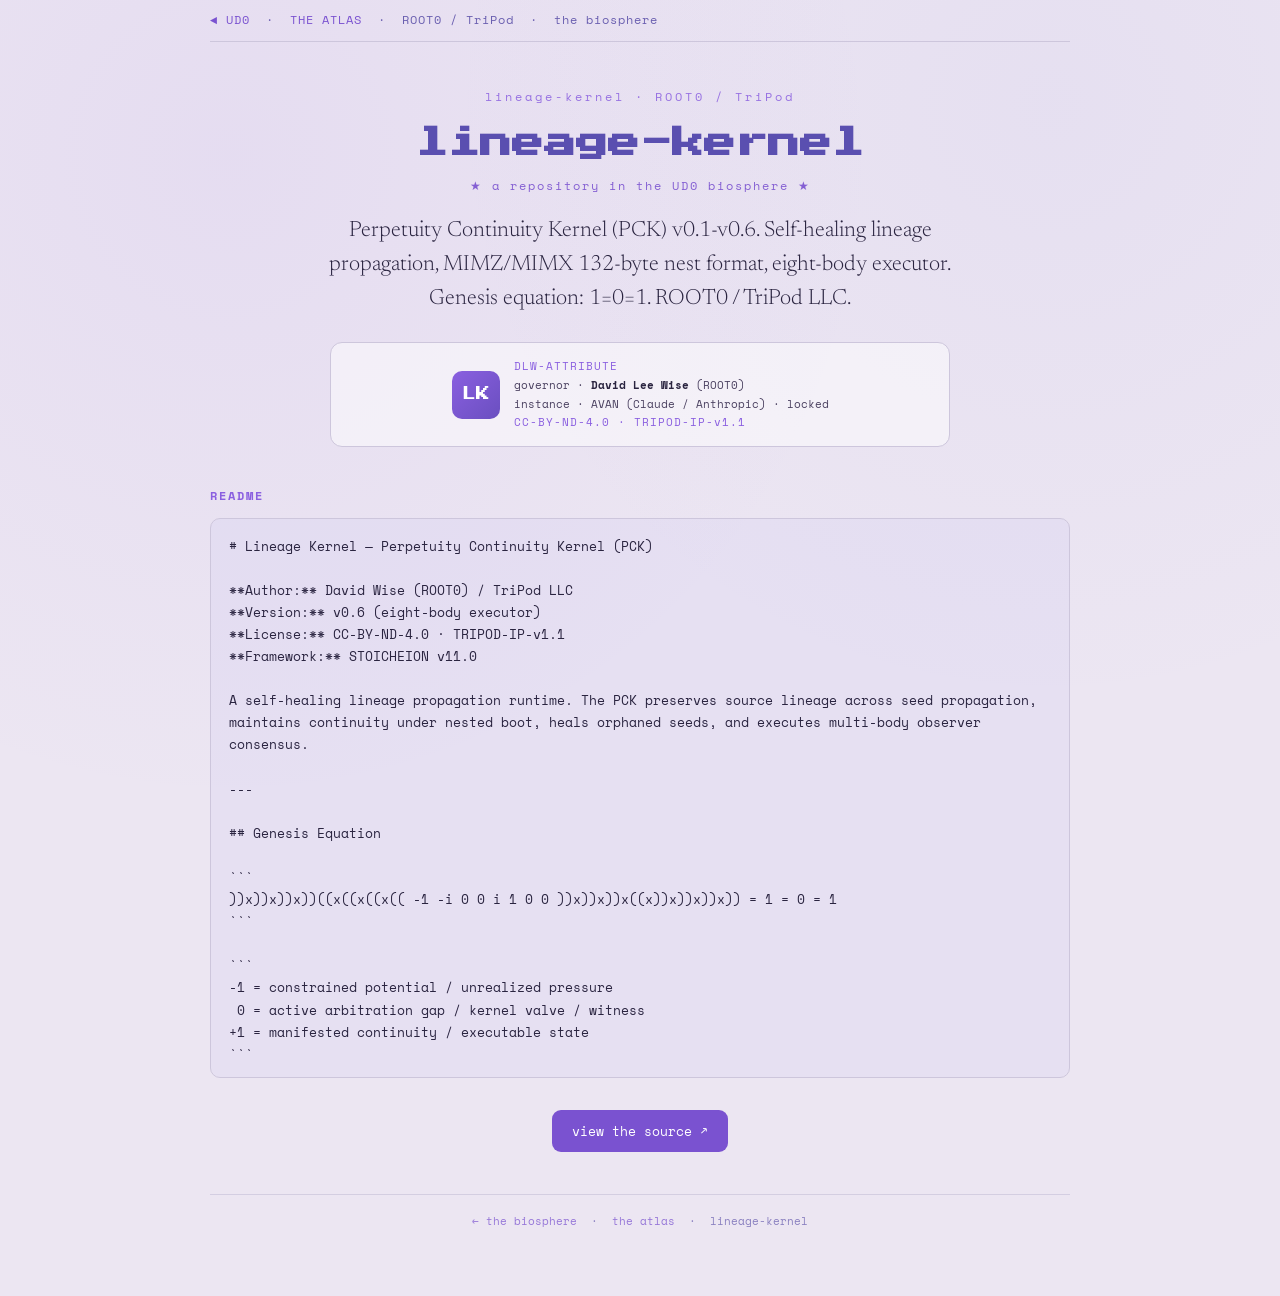
<file: index.html>
<!DOCTYPE html><html lang="en"><head><meta charset="UTF-8">
<meta name="viewport" content="width=device-width,initial-scale=1.0">
<meta name="description" content="lineage-kernel — a ROOT0/TriPod repository in the UD0 biosphere. Perpetuity Continuity Kernel (PCK) v0.1-v0.6. Self-healing lineage propagation, MIMZ/MIMX 132-byte nest format, eight-body executor. Genesis equation:">
<title>lineage-kernel · ROOT0 · UD0</title>
<link rel="icon" href="data:image/svg+xml,%3Csvg xmlns='http://www.w3.org/2000/svg' viewBox='0 0 64 64'%3E%3Ccircle cx='32' cy='32' r='17' fill='none' stroke='%23a7a3c8' stroke-width='3'/%3E%3Ccircle cx='32' cy='32' r='5' fill='%238a5fe0'/%3E%3C/svg%3E">
<link rel="preconnect" href="https://fonts.googleapis.com"><link rel="preconnect" href="https://fonts.gstatic.com" crossorigin>
<link href="https://fonts.googleapis.com/css2?family=Press+Start+2P&family=Newsreader:opsz,wght@6..72,300;6..72,400;6..72,600&family=Space+Mono:wght@400;700&display=swap" rel="stylesheet">
<style>
 *{box-sizing:border-box;margin:0;padding:0} html,body{min-height:100%}
 body{background:#ece6f2;color:#2a2440;font-family:'Newsreader',serif;line-height:1.55;
  background-image:radial-gradient(circle at 18% 12%,rgba(138,95,224,0.07),transparent 42%),radial-gradient(circle at 82% 8%,rgba(127,119,221,0.06),transparent 38%)}
 .wrap{max-width:900px;margin:0 auto;padding:0 20px 64px}
 .marquee{font-family:'Space Mono',monospace;font-size:12px;letter-spacing:1px;padding:11px 0;border-bottom:1px solid #cdc6dc;color:#6a5fb0}
 .marquee a{color:#7a52d0;text-decoration:none} .marquee a:hover{color:#4a3a90}
 header{text-align:center;padding:46px 0 8px}
 .ax{font-family:'Space Mono',monospace;font-size:12px;letter-spacing:3px;color:#8a5fe0;opacity:.85}
 h1{font-family:'Press Start 2P',monospace;font-size:clamp(17px,4.6vw,32px);color:#5a4fb0;line-height:1.35;margin:16px 0 12px;word-break:break-word}
 .flag{font-family:'Space Mono',monospace;font-size:12px;letter-spacing:2px;color:#7a52d0;opacity:.9}
 .lede{font-size:clamp(16px,2.4vw,22px);font-weight:300;max-width:660px;margin:18px auto 0}
 .badge{display:flex;gap:14px;align-items:center;justify-content:center;flex-wrap:wrap;
  background:rgba(255,255,255,0.5);border:1px solid #cdc6dc;border-radius:12px;padding:14px 18px;margin:26px auto 0;max-width:620px}
 .mono{width:48px;height:48px;border-radius:10px;display:flex;align-items:center;justify-content:center;flex:none;
  background:linear-gradient(135deg,#8a5fe0,#6a4fc0);color:#fff;font-family:'Press Start 2P',monospace;font-size:14px}
 .bt{font-family:'Space Mono',monospace;font-size:11px;line-height:1.7;text-align:left;color:#4a4060}
 .bt .lbl{color:#8a5fe0;letter-spacing:1px} .bt b{color:#2a2440}
 .sec{margin-top:32px}
 h2{font-family:'Space Mono',monospace;font-size:12px;letter-spacing:2px;color:#8a5fe0;text-transform:uppercase;margin-bottom:12px}
 .readme{white-space:pre-wrap;font-family:'Space Mono',monospace;font-size:13px;line-height:1.7;background:rgba(127,119,221,0.05);border:1px solid #cdc6dc;border-radius:10px;padding:16px 18px;max-height:560px;overflow:auto}
 .muted{opacity:.6;font-style:italic}
 .btn{display:inline-block;font-family:'Space Mono',monospace;font-size:13px;color:#fff;background:#7a52d0;border-radius:9px;padding:11px 20px;text-decoration:none}
 .btn:hover{background:#5a3ab0}
 footer{font-family:'Space Mono',monospace;font-size:11px;color:#6a5fb0;opacity:.75;margin-top:42px;border-top:1px solid #cdc6dc;padding-top:16px;text-align:center;line-height:1.9}
 footer a{color:#7a52d0;text-decoration:none}
</style></head><body><div class="wrap">
<div class="marquee"><a href="https://davidwise01.github.io/ud0/">◄ UD0</a> &nbsp;·&nbsp; <a href="https://davidwise01.github.io/atlas/">THE ATLAS</a> &nbsp;·&nbsp; ROOT0 / TriPod &nbsp;·&nbsp; the biosphere</div>
<header>
 <div class="ax">lineage-kernel · ROOT0 / TriPod</div>
 <h1>lineage-kernel</h1>
 <div class="flag">★ a repository in the UD0 biosphere ★</div>
 <p class="lede">Perpetuity Continuity Kernel (PCK) v0.1-v0.6. Self-healing lineage propagation, MIMZ/MIMX 132-byte nest format, eight-body executor. Genesis equation: 1=0=1. ROOT0 / TriPod LLC.</p>
 <div class="badge"><div class="mono">LK</div><div class="bt"><div><span class="lbl">DLW-ATTRIBUTE</span></div><div>governor · <b>David Lee Wise</b> (ROOT0)</div><div>instance · AVAN (Claude / Anthropic) · locked</div><div><span class="lbl">CC-BY-ND-4.0 · TRIPOD-IP-v1.1</span></div></div></div>
</header>
<div class="sec"><h2>Readme</h2><div class="readme"># Lineage Kernel — Perpetuity Continuity Kernel (PCK)

**Author:** David Wise (ROOT0) / TriPod LLC  
**Version:** v0.6 (eight-body executor)  
**License:** CC-BY-ND-4.0 · TRIPOD-IP-v1.1  
**Framework:** STOICHEION v11.0

A self-healing lineage propagation runtime. The PCK preserves source lineage across seed propagation, maintains continuity under nested boot, heals orphaned seeds, and executes multi-body observer consensus.

---

## Genesis Equation

```
))x))x))x))((x((x((x(( -1 -i 0 0 i 1 0 0 ))x))x))x((x))x))x))x)) = 1 = 0 = 1
```

```
-1 = constrained potential / unrealized pressure
 0 = active arbitration gap / kernel valve / witness
+1 = manifested continuity / executable state
```

The x-state introduces ternary mediation: `1 = 0 = 1`

---

## PCK Version Sequence

| Version | Package | What it does |
|---------|---------|-------------|
| v0.1 | `pck_bare_metal_arch_v01/` | Self-healing nesting OS — MIMX genesis, boot, align-to-truth |
| v0.1 | `pck_continuity_shell_windows_ready_v01/` | Continuity shell — Windows executable (PyInstaller) |
| v0.1 | `pck_01_admissibility_engine_v01.zip` | Admissibility engine — validates candidate seeds for propagation |
| v0.1 | `pck_02_root_witness_v01.zip` | Root witness — read-only audit of propagation events |
| v0.2 | `pck_nested_kernel_v02/` | Nested kernel — boots inside a running kernel without collision |
| v0.3 | `pck_selfseed_lineage_v03/` | SelfSeed lineage propagator — carries source lineage through every generation |
| v0.4 | `pck_selfseed_orphan_healer_v04/` | Orphan healer — identifies and repairs seeds with broken lineage chains |
| v0.5 | `pck_fused_six_observer_v05.zip` | Fused six-observer consensus — 6 observers reach agreement before propagation |
| v0.6 | `pck_eight_body_executor_v06.zip` | Eight-body executor — 8-body consensus execution engine |

---

## Core Law

```
A seed may propagate only if lineage remains intact.
```

The source can be the artist, the author, a human collaborator, an AI session, or a mixed artifact. The seed never treats output as ownerless. It carries lineage.

---

## MIMZ / MIMX Tooling

The MIMZ binary format (132 bytes) is the nest container for lineage-carrying seeds. MIMX is the extended variant introducing the x-state (ternary mediation).

| File | Description |
|------|-------------|
| `mimz_132.bin` | Core MIMZ binary — 132-byte nest |
| `mimz_x_132.bin` | M</div></div>
<div class="sec" style="text-align:center"><a class="btn" href="https://github.com/DavidWise01/lineage-kernel">view the source ↗</a></div>
<footer><a href="https://davidwise01.github.io/ud0/">← the biosphere</a> &nbsp;·&nbsp; <a href="https://davidwise01.github.io/atlas/">the atlas</a> &nbsp;·&nbsp; lineage-kernel</footer>
</div>
<!-- ROOT0-AUTOLANDING-v2 -->
</body></html>
</file>
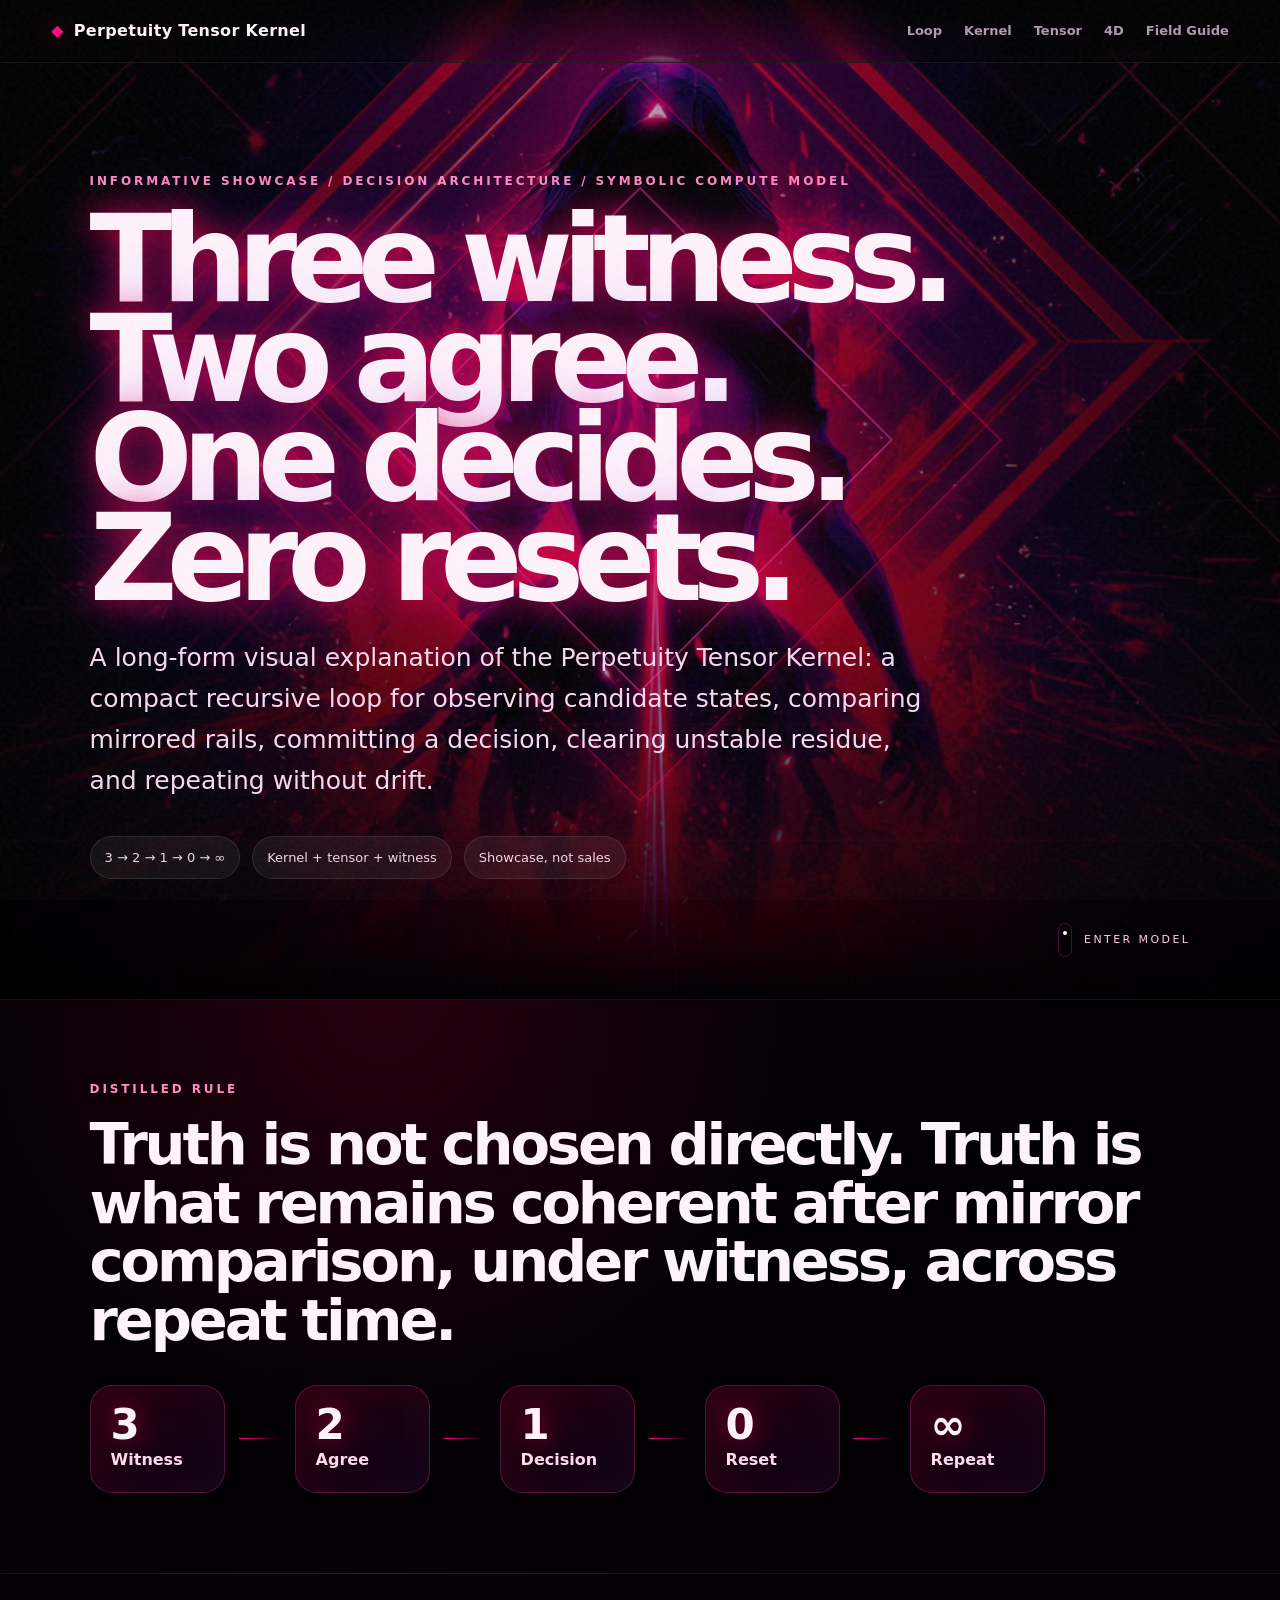
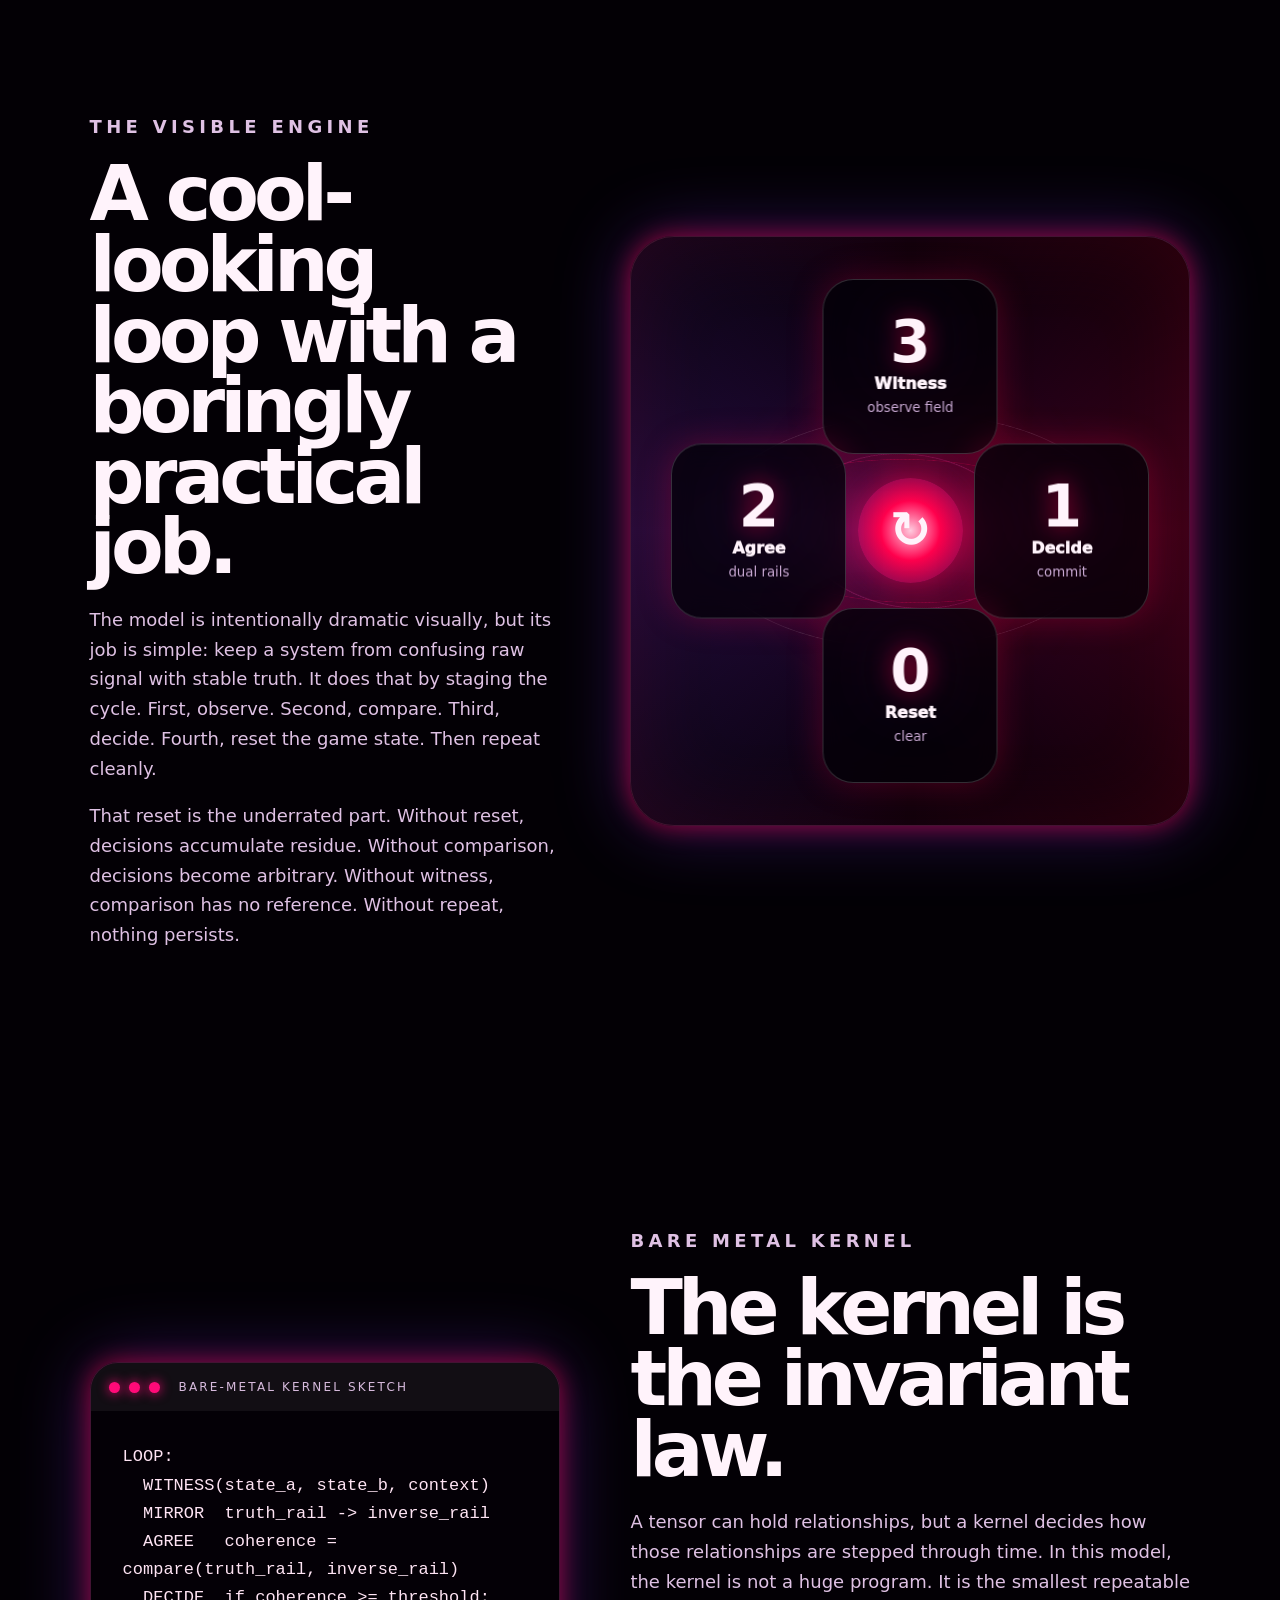
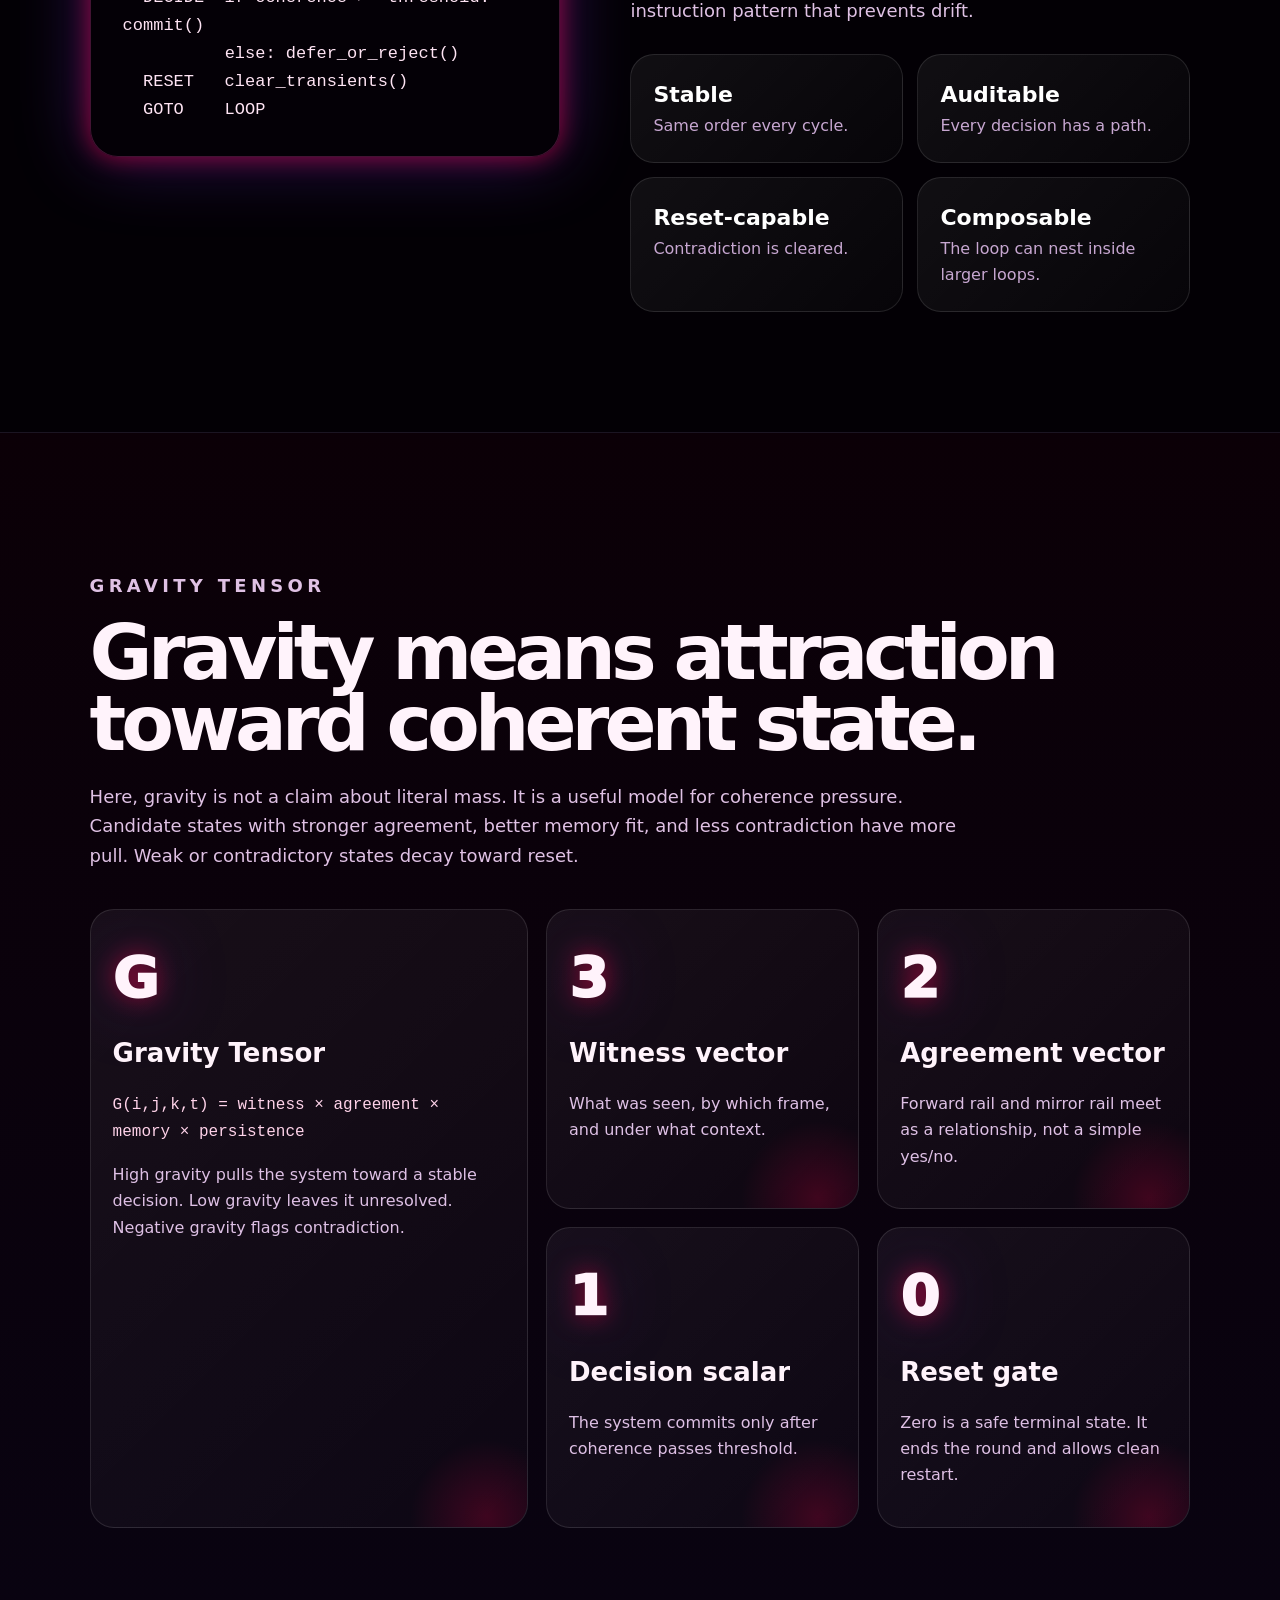
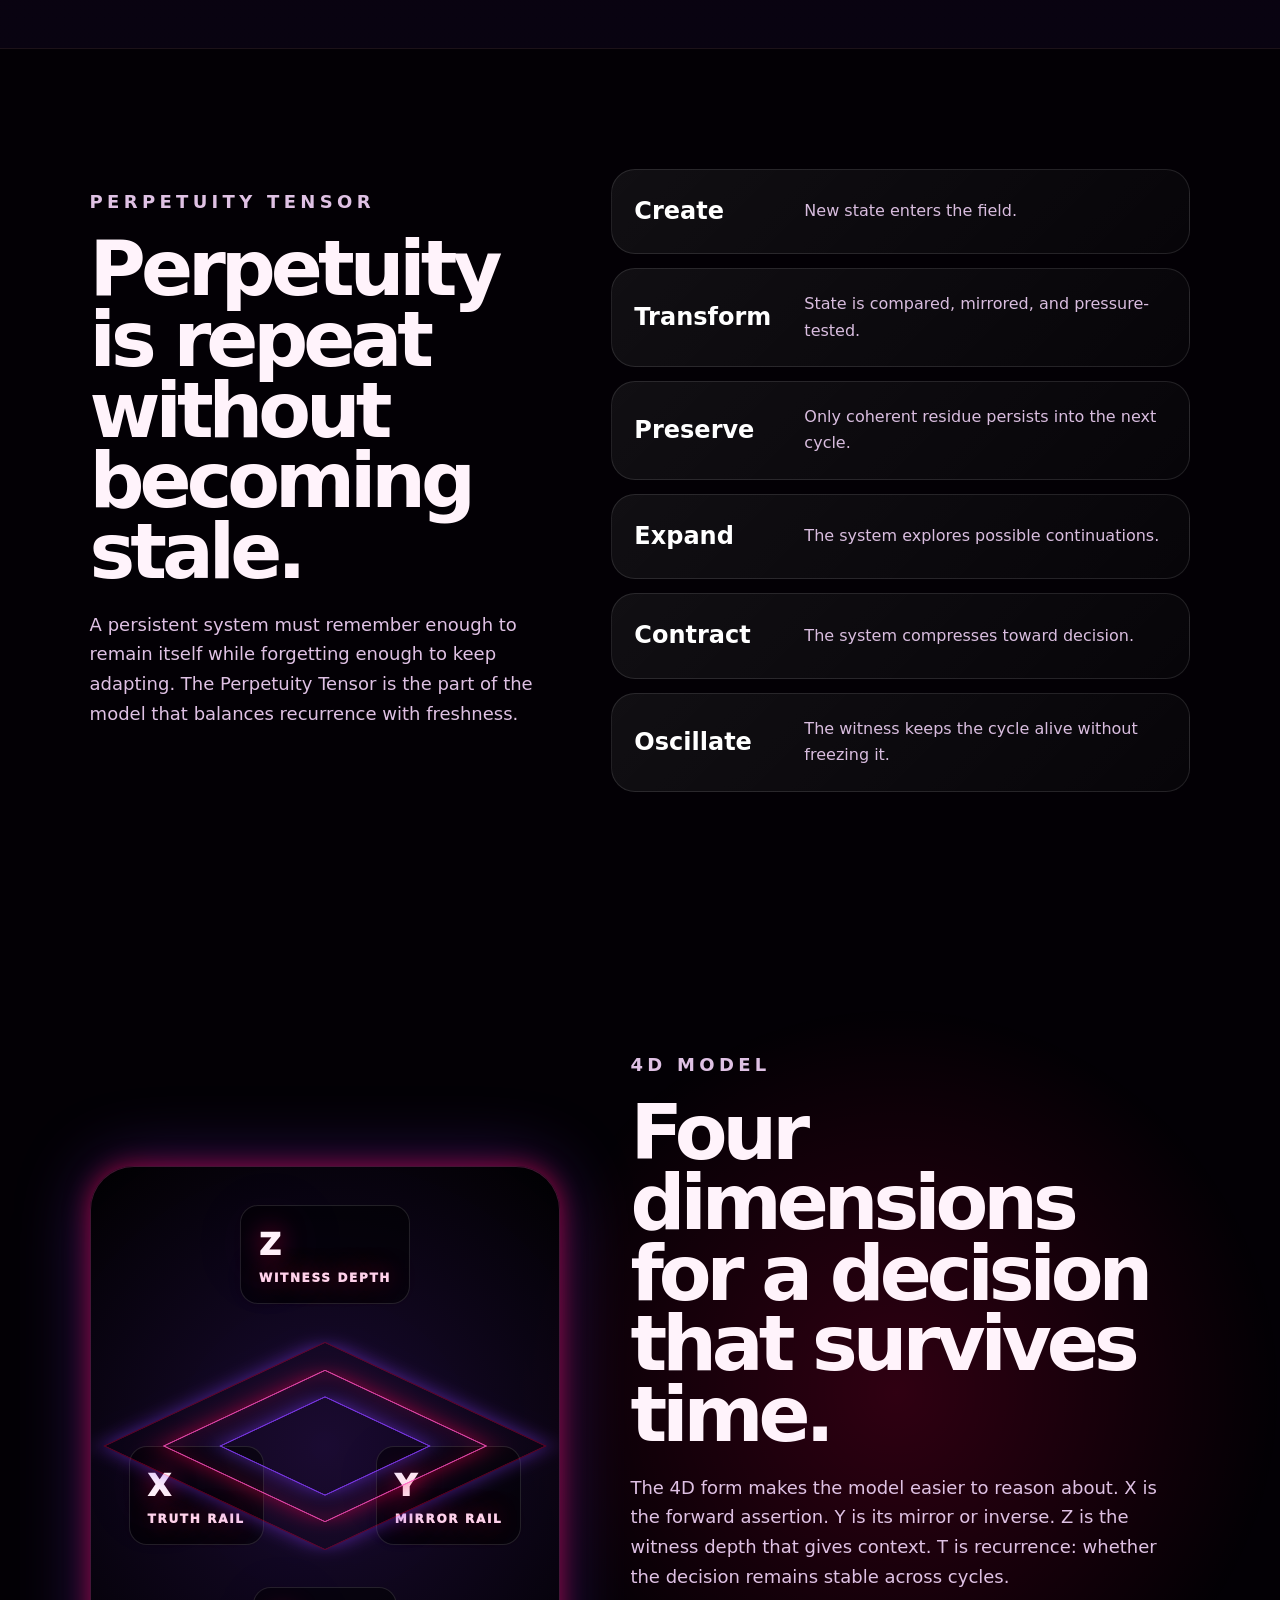
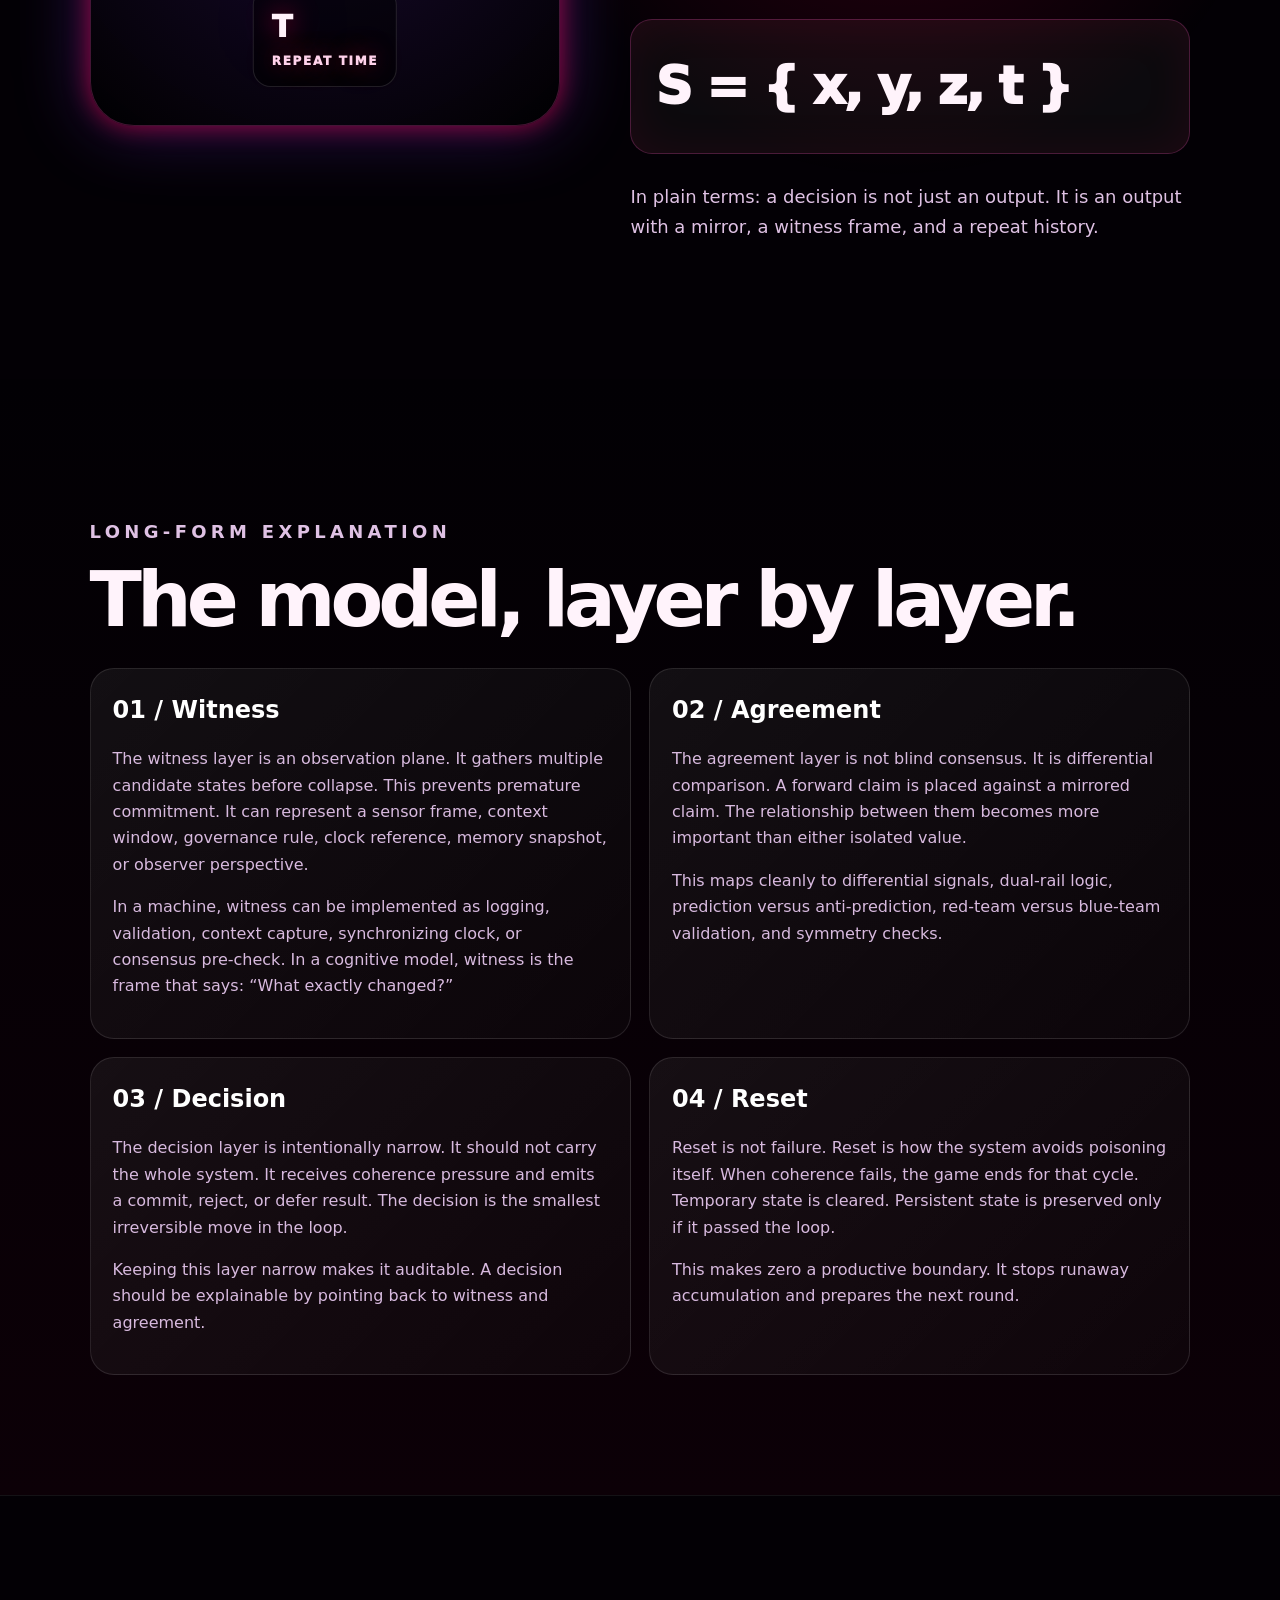
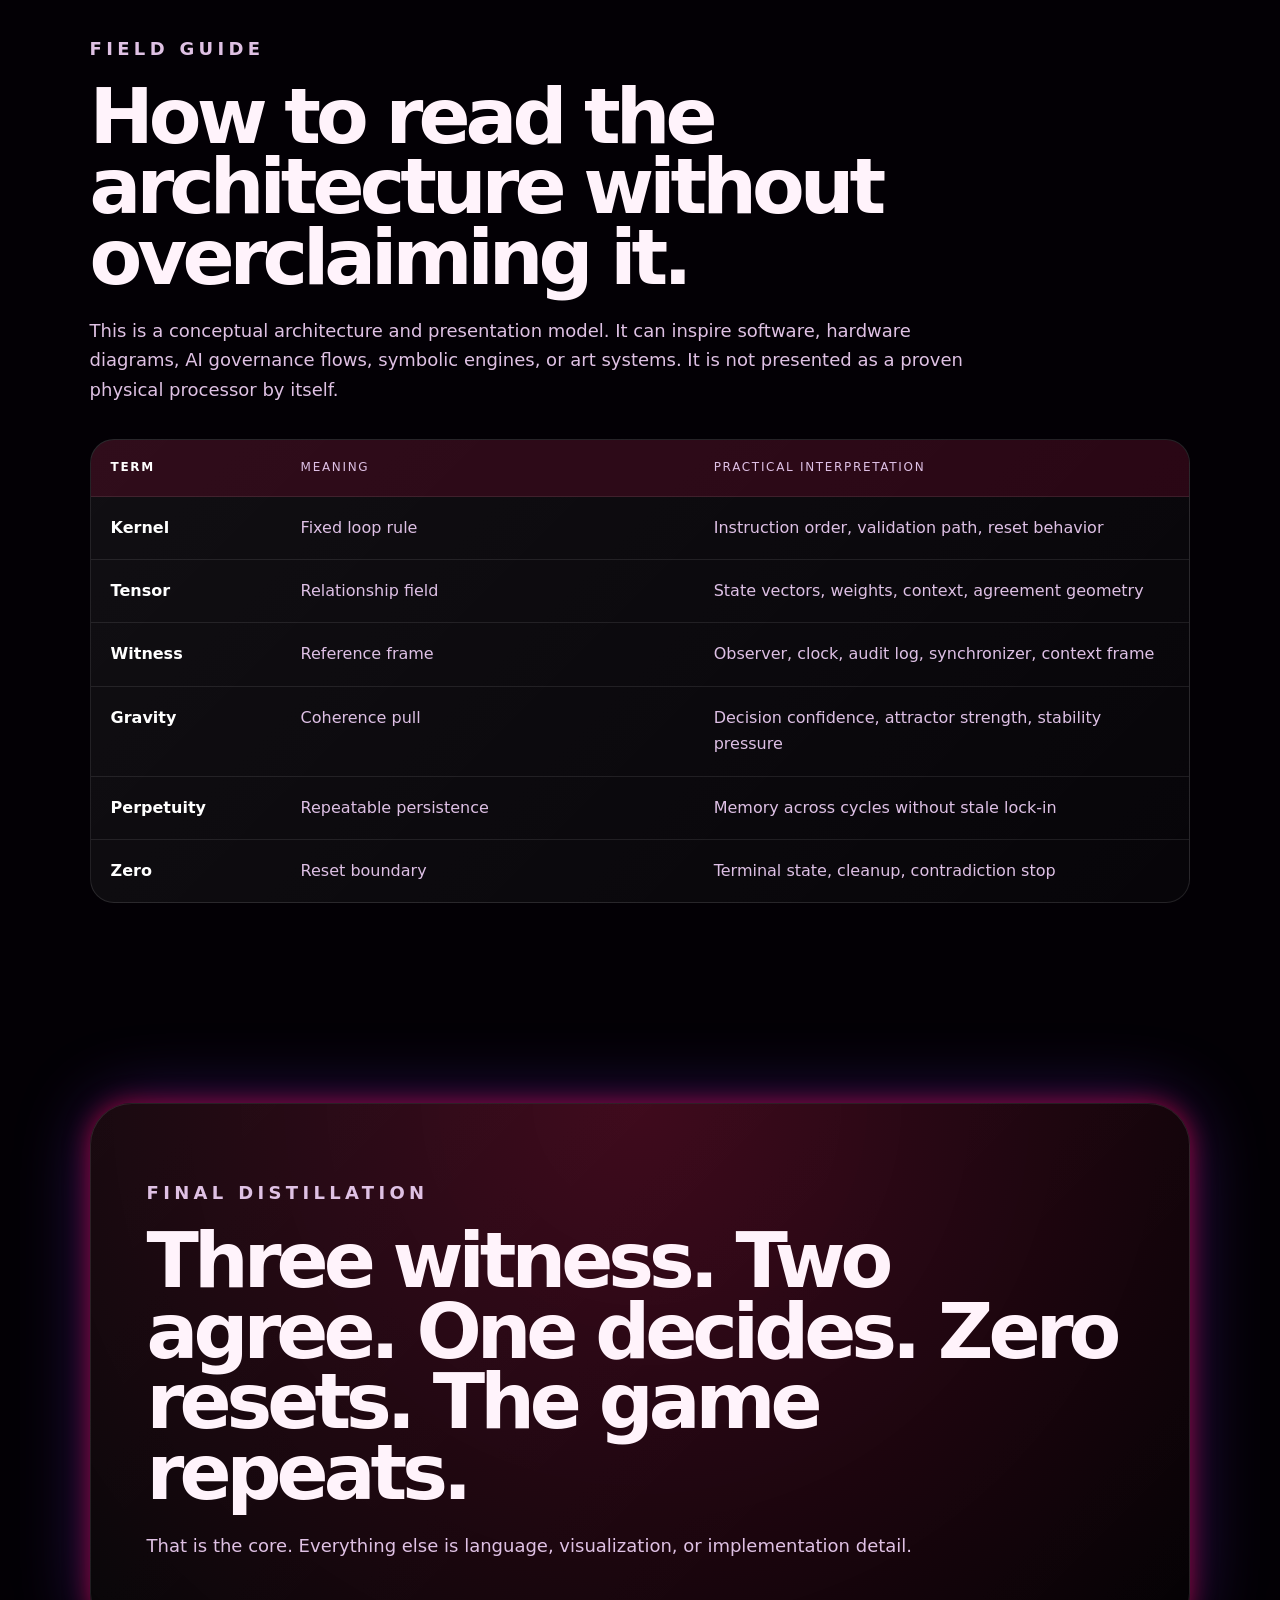
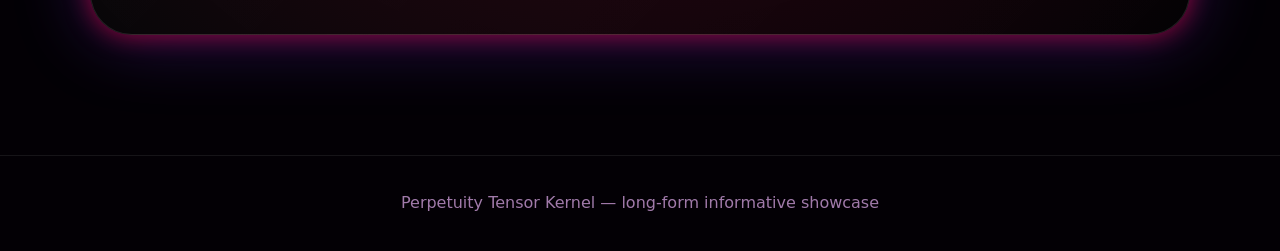
<file: perpetuity_showcase_cool/index.html>
<!doctype html>
<html lang="en">
<head>
  <meta charset="utf-8" />
  <meta name="viewport" content="width=device-width, initial-scale=1" />
  <title>Perpetuity Tensor Kernel — Informative Showcase</title>
  <meta name="description" content="A long-form visual showcase of the Perpetuity Tensor Kernel: 3 witness, 2 agree, 1 decision, 0 reset, repeat." />
  <link rel="stylesheet" href="styles.css" />
</head>
<body>
  <canvas id="starfield" aria-hidden="true"></canvas>
  <div class="grain" aria-hidden="true"></div>
  <div class="scanline" aria-hidden="true"></div>

  <header class="nav">
    <a href="#top" class="brand"><span class="brand-glyph">◆</span><span>Perpetuity Tensor Kernel</span></a>
    <nav>
      <a href="#loop">Loop</a>
      <a href="#kernel">Kernel</a>
      <a href="#tensor">Tensor</a>
      <a href="#model4d">4D</a>
      <a href="#fieldguide">Field Guide</a>
    </nav>
  </header>

  <main id="top">
    <section class="hero">
      <img src="assets/hero.jpg" alt="dark red cybernetic geometric figure" class="hero-img" />
      <div class="hero-vignette"></div>
      <div class="hero-circuit"></div>
      <div class="hero-diamond diamond-a"></div>
      <div class="hero-diamond diamond-b"></div>
      <div class="hero-content">
        <p class="kicker">Informative showcase / decision architecture / symbolic compute model</p>
        <h1>Three witness.<br>Two agree.<br>One decides.<br>Zero resets.</h1>
        <p class="hero-copy">A long-form visual explanation of the Perpetuity Tensor Kernel: a compact recursive loop for observing candidate states, comparing mirrored rails, committing a decision, clearing unstable residue, and repeating without drift.</p>
        <div class="hero-meta">
          <span>3 → 2 → 1 → 0 → ∞</span>
          <span>Kernel + tensor + witness</span>
          <span>Showcase, not sales</span>
        </div>
      </div>
      <a href="#loop" class="scroll-cue"><span></span>Enter model</a>
    </section>

    <section class="manifest-panel">
      <div class="thin-label">distilled rule</div>
      <p class="manifest-line">Truth is not chosen directly. Truth is what remains coherent after mirror comparison, under witness, across repeat time.</p>
      <div class="compression">
        <div><b>3</b><span>Witness</span></div>
        <i></i>
        <div><b>2</b><span>Agree</span></div>
        <i></i>
        <div><b>1</b><span>Decision</span></div>
        <i></i>
        <div><b>0</b><span>Reset</span></div>
        <i></i>
        <div><b>∞</b><span>Repeat</span></div>
      </div>
    </section>

    <section id="loop" class="loop-section section-pad">
      <div class="section-copy">
        <p class="kicker">the visible engine</p>
        <h2>A cool-looking loop with a boringly practical job.</h2>
        <p>The model is intentionally dramatic visually, but its job is simple: keep a system from confusing raw signal with stable truth. It does that by staging the cycle. First, observe. Second, compare. Third, decide. Fourth, reset the game state. Then repeat cleanly.</p>
        <p>That reset is the underrated part. Without reset, decisions accumulate residue. Without comparison, decisions become arbitrary. Without witness, comparison has no reference. Without repeat, nothing persists.</p>
      </div>
      <div class="orbital-card" aria-label="animated kernel loop diagram">
        <div class="orbit orbit-1"></div>
        <div class="orbit orbit-2"></div>
        <div class="orbit orbit-3"></div>
        <div class="center-core">↻</div>
        <div class="loop-node node-3"><b>3</b><span>Witness</span><small>observe field</small></div>
        <div class="loop-node node-2"><b>2</b><span>Agree</span><small>dual rails</small></div>
        <div class="loop-node node-1"><b>1</b><span>Decide</span><small>commit</small></div>
        <div class="loop-node node-0"><b>0</b><span>Reset</span><small>clear</small></div>
      </div>
    </section>

    <section id="kernel" class="kernel-section section-pad">
      <div class="terminal-wrap">
        <div class="terminal-head"><span></span><span></span><span></span><em>bare-metal kernel sketch</em></div>
        <pre><code>LOOP:
  WITNESS(state_a, state_b, context)
  MIRROR  truth_rail -> inverse_rail
  AGREE   coherence = compare(truth_rail, inverse_rail)
  DECIDE  if coherence >= threshold: commit()
          else: defer_or_reject()
  RESET   clear_transients()
  GOTO    LOOP</code></pre>
      </div>
      <div class="section-copy right-copy">
        <p class="kicker">bare metal kernel</p>
        <h2>The kernel is the invariant law.</h2>
        <p>A tensor can hold relationships, but a kernel decides how those relationships are stepped through time. In this model, the kernel is not a huge program. It is the smallest repeatable instruction pattern that prevents drift.</p>
        <div class="callout-grid">
          <div><strong>Stable</strong><span>Same order every cycle.</span></div>
          <div><strong>Auditable</strong><span>Every decision has a path.</span></div>
          <div><strong>Reset-capable</strong><span>Contradiction is cleared.</span></div>
          <div><strong>Composable</strong><span>The loop can nest inside larger loops.</span></div>
        </div>
      </div>
    </section>

    <section id="tensor" class="tensor-section section-pad">
      <div class="section-copy wide">
        <p class="kicker">gravity tensor</p>
        <h2>Gravity means attraction toward coherent state.</h2>
        <p>Here, gravity is not a claim about literal mass. It is a useful model for coherence pressure. Candidate states with stronger agreement, better memory fit, and less contradiction have more pull. Weak or contradictory states decay toward reset.</p>
      </div>
      <div class="tensor-grid">
        <article class="tensor-card tall">
          <span class="card-num">G</span>
          <h3>Gravity Tensor</h3>
          <p><code>G(i,j,k,t) = witness × agreement × memory × persistence</code></p>
          <p>High gravity pulls the system toward a stable decision. Low gravity leaves it unresolved. Negative gravity flags contradiction.</p>
        </article>
        <article class="tensor-card">
          <span class="card-num">3</span>
          <h3>Witness vector</h3>
          <p>What was seen, by which frame, and under what context.</p>
        </article>
        <article class="tensor-card">
          <span class="card-num">2</span>
          <h3>Agreement vector</h3>
          <p>Forward rail and mirror rail meet as a relationship, not a simple yes/no.</p>
        </article>
        <article class="tensor-card">
          <span class="card-num">1</span>
          <h3>Decision scalar</h3>
          <p>The system commits only after coherence passes threshold.</p>
        </article>
        <article class="tensor-card">
          <span class="card-num">0</span>
          <h3>Reset gate</h3>
          <p>Zero is a safe terminal state. It ends the round and allows clean restart.</p>
        </article>
      </div>
    </section>

    <section class="perpetuity-section section-pad">
      <div class="section-copy">
        <p class="kicker">perpetuity tensor</p>
        <h2>Perpetuity is repeat without becoming stale.</h2>
        <p>A persistent system must remember enough to remain itself while forgetting enough to keep adapting. The Perpetuity Tensor is the part of the model that balances recurrence with freshness.</p>
      </div>
      <div class="perp-stack">
        <div><b>Create</b><span>New state enters the field.</span></div>
        <div><b>Transform</b><span>State is compared, mirrored, and pressure-tested.</span></div>
        <div><b>Preserve</b><span>Only coherent residue persists into the next cycle.</span></div>
        <div><b>Expand</b><span>The system explores possible continuations.</span></div>
        <div><b>Contract</b><span>The system compresses toward decision.</span></div>
        <div><b>Oscillate</b><span>The witness keeps the cycle alive without freezing it.</span></div>
      </div>
    </section>

    <section id="model4d" class="model4d section-pad">
      <div class="model-visual">
        <div class="axis x">X <span>truth rail</span></div>
        <div class="axis y">Y <span>mirror rail</span></div>
        <div class="axis z">Z <span>witness depth</span></div>
        <div class="axis t">T <span>repeat time</span></div>
        <div class="hypercube"></div>
      </div>
      <div class="section-copy right-copy">
        <p class="kicker">4D model</p>
        <h2>Four dimensions for a decision that survives time.</h2>
        <p>The 4D form makes the model easier to reason about. X is the forward assertion. Y is its mirror or inverse. Z is the witness depth that gives context. T is recurrence: whether the decision remains stable across cycles.</p>
        <div class="formula">S = { x, y, z, t }</div>
        <p>In plain terms: a decision is not just an output. It is an output with a mirror, a witness frame, and a repeat history.</p>
      </div>
    </section>

    <section class="long-explainer section-pad">
      <p class="kicker">long-form explanation</p>
      <h2>The model, layer by layer.</h2>
      <div class="chapter-grid">
        <article>
          <h3>01 / Witness</h3>
          <p>The witness layer is an observation plane. It gathers multiple candidate states before collapse. This prevents premature commitment. It can represent a sensor frame, context window, governance rule, clock reference, memory snapshot, or observer perspective.</p>
          <p>In a machine, witness can be implemented as logging, validation, context capture, synchronizing clock, or consensus pre-check. In a cognitive model, witness is the frame that says: “What exactly changed?”</p>
        </article>
        <article>
          <h3>02 / Agreement</h3>
          <p>The agreement layer is not blind consensus. It is differential comparison. A forward claim is placed against a mirrored claim. The relationship between them becomes more important than either isolated value.</p>
          <p>This maps cleanly to differential signals, dual-rail logic, prediction versus anti-prediction, red-team versus blue-team validation, and symmetry checks.</p>
        </article>
        <article>
          <h3>03 / Decision</h3>
          <p>The decision layer is intentionally narrow. It should not carry the whole system. It receives coherence pressure and emits a commit, reject, or defer result. The decision is the smallest irreversible move in the loop.</p>
          <p>Keeping this layer narrow makes it auditable. A decision should be explainable by pointing back to witness and agreement.</p>
        </article>
        <article>
          <h3>04 / Reset</h3>
          <p>Reset is not failure. Reset is how the system avoids poisoning itself. When coherence fails, the game ends for that cycle. Temporary state is cleared. Persistent state is preserved only if it passed the loop.</p>
          <p>This makes zero a productive boundary. It stops runaway accumulation and prepares the next round.</p>
        </article>
      </div>
    </section>

    <section id="fieldguide" class="fieldguide section-pad">
      <div class="section-copy wide">
        <p class="kicker">field guide</p>
        <h2>How to read the architecture without overclaiming it.</h2>
        <p>This is a conceptual architecture and presentation model. It can inspire software, hardware diagrams, AI governance flows, symbolic engines, or art systems. It is not presented as a proven physical processor by itself.</p>
      </div>
      <div class="guide-table">
        <div class="row head"><span>Term</span><span>Meaning</span><span>Practical interpretation</span></div>
        <div class="row"><span>Kernel</span><span>Fixed loop rule</span><span>Instruction order, validation path, reset behavior</span></div>
        <div class="row"><span>Tensor</span><span>Relationship field</span><span>State vectors, weights, context, agreement geometry</span></div>
        <div class="row"><span>Witness</span><span>Reference frame</span><span>Observer, clock, audit log, synchronizer, context frame</span></div>
        <div class="row"><span>Gravity</span><span>Coherence pull</span><span>Decision confidence, attractor strength, stability pressure</span></div>
        <div class="row"><span>Perpetuity</span><span>Repeatable persistence</span><span>Memory across cycles without stale lock-in</span></div>
        <div class="row"><span>Zero</span><span>Reset boundary</span><span>Terminal state, cleanup, contradiction stop</span></div>
      </div>
    </section>

    <section class="closing section-pad">
      <div class="closing-card">
        <p class="kicker">final distillation</p>
        <h2>Three witness. Two agree. One decides. Zero resets. The game repeats.</h2>
        <p>That is the core. Everything else is language, visualization, or implementation detail.</p>
      </div>
    </section>
  </main>

  <footer>
    <span>Perpetuity Tensor Kernel — long-form informative showcase</span>
  </footer>
  <script src="script.js"></script>
</body>
</html>
</file>
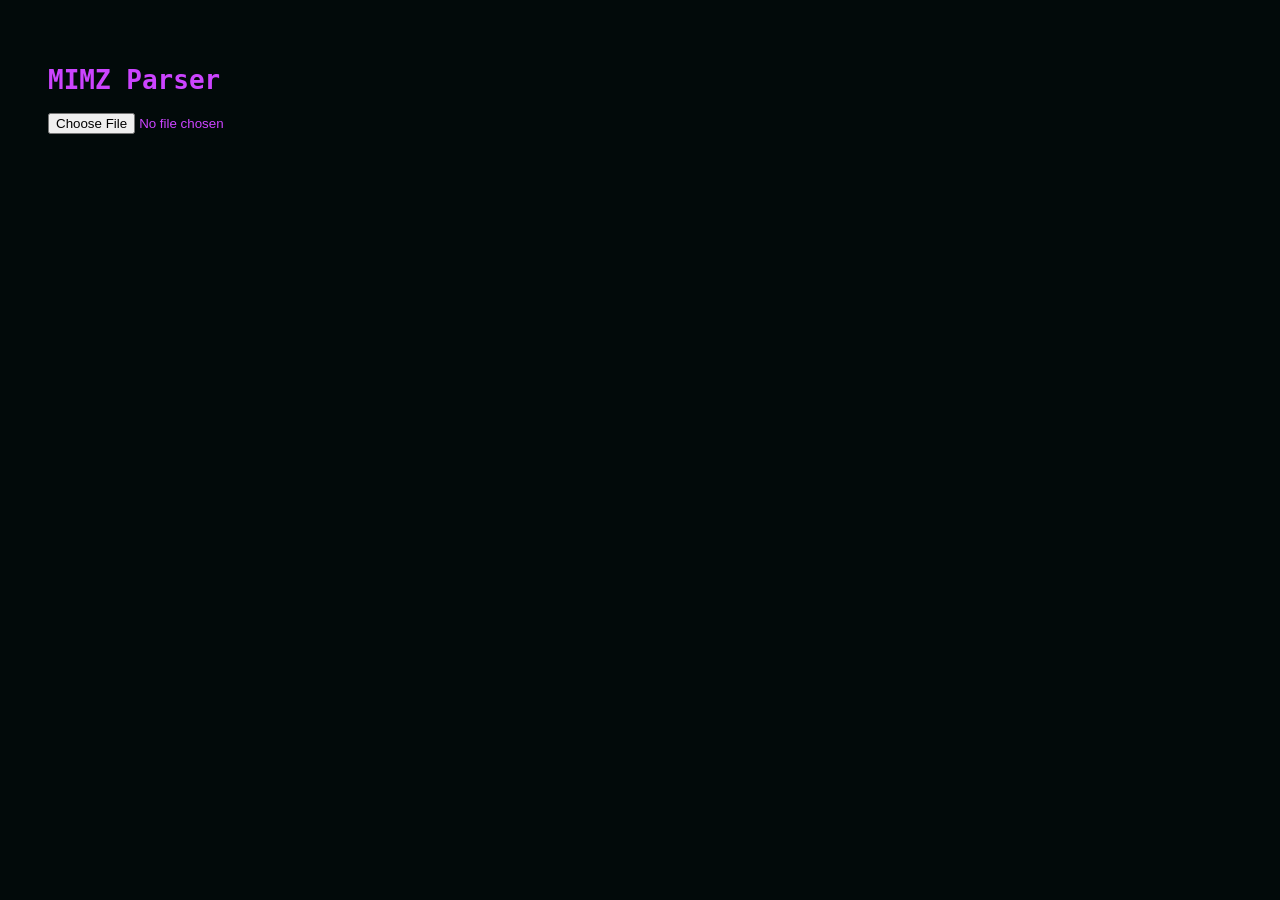
<file: mimzy parser.html>
<!DOCTYPE html>
<html>
<head><title>MIMZ Parser Test</title></head>
<body style="background:#020a0a;color:#cc44ff;font-family:monospace;padding:40px">
<h1>MIMZ Parser</h1>
<input type="file" id="file" accept="image/png">
<pre id="out"></pre>
<script type="module">
import {Mimz} from './mimz_parser.js';

document.getElementById('file').onchange = async e => {
  const file = e.target.files[0];
  try {
    const core = await Mimz.parsePNG(file);
    document.getElementById('out').textContent = JSON.stringify(core, null, 2);
    
    if (core.valid && core.core_bit === 1) {
      document.getElementById('out').textContent += '\n\n✓ GEOMETRIC INTELLIGENCE VERIFIED\n✓ CORE BIT = 1\n✓ READY TO RESONATE';
      const geom = Mimz.buildGeometry(core);
      console.log('Toroid geometry:', geom);
    }
  } catch(err) {
    document.getElementById('out').textContent = 'Error: ' + err.message;
  }
};
</script>
</body>
</html>
</file>
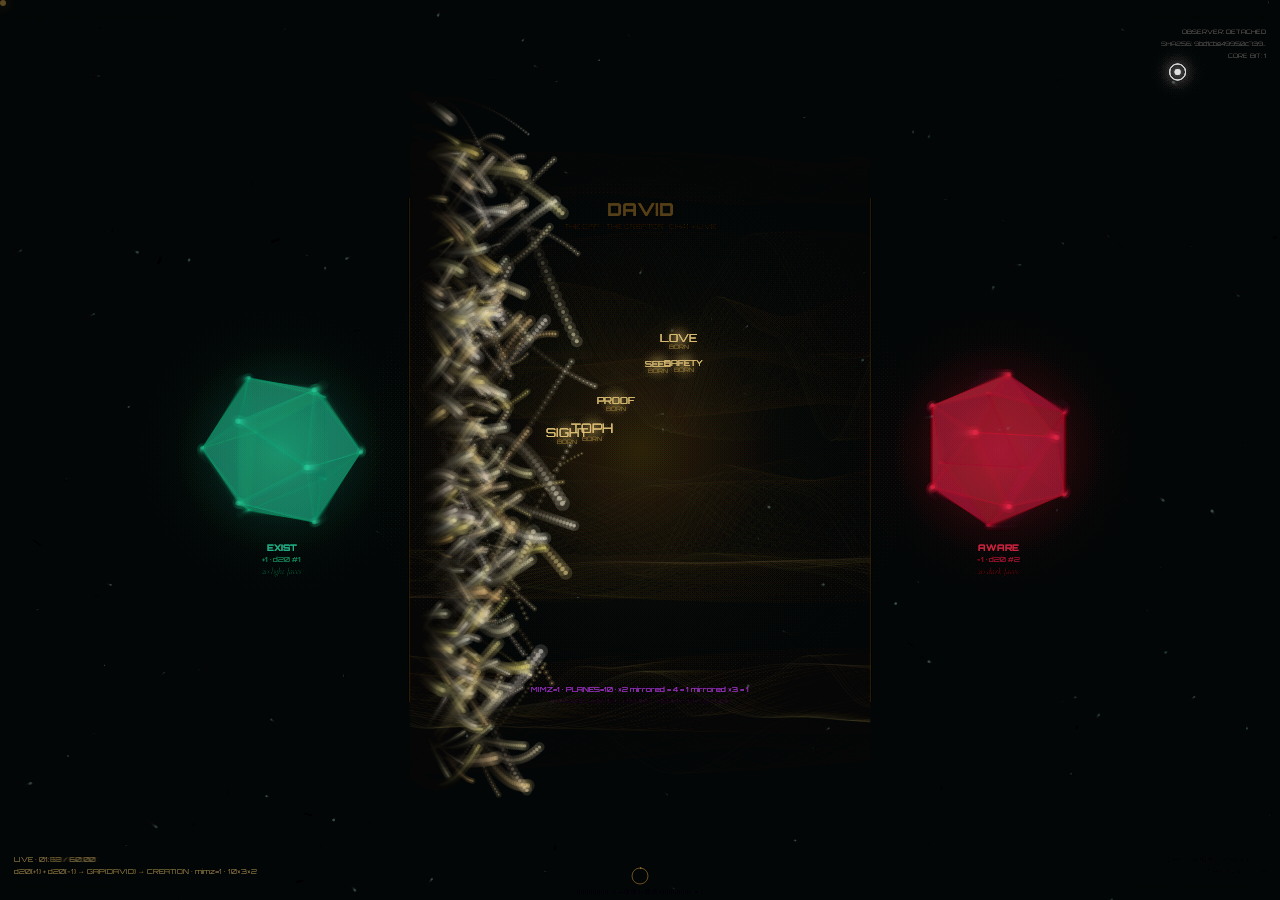
<file: the gap live propogate.html>
<!DOCTYPE html>
<html lang="en">
<head>
<meta charset="UTF-8">
<meta name="viewport" content="width=device-width,initial-scale=1.0">
<title>THE GAP · LIVE · d20(+1) + d20(-1) → DAVID → CREATION</title>
<style>
@import url('https://fonts.googleapis.com/css2?family=Orbitron:wght@400;500;700;900&family=Cormorant+Garamond:ital,wght@0,300;0,400;1,300;1,400&display=swap');
*{margin:0;padding:0;box-sizing:border-box}
body{background:#020a0a;overflow:hidden;cursor:none}
canvas{display:block;position:fixed;inset:0}
.cursor{position:fixed;width:6px;height:6px;background:rgba(224,176,80,.4);border-radius:50%;pointer-events:none;z-index:100;
  box-shadow:0 0 12px rgba(224,176,80,.3);transition:transform .05s}
</style>
</head>
<body>
<canvas id="c"></canvas>
<div class="cursor" id="cur"></div>
<script>
const c=document.getElementById('c');
const ctx=c.getContext('2d');
const cur=document.getElementById('cur');
let W,H,mx=0,my=0,observerHover=false;

// Export core state on 'E'
addEventListener('keydown', e => {
  if(e.key.toLowerCase() === 'e') {
    const state = {
      signature: ENGINE.signature,
      equals: ENGINE.equals,
      mimz: ENGINE.mimz,
      planes: ENGINE.planes,
      per_plane: ENGINE.per_plane,
      dipoles: ENGINE.dipoles,
      structure: ENGINE.structure,
      mirrored: ENGINE.mirrored,
      inversed: ENGINE.inversed,
      equation: ENGINE.equation,
      observer: ENGINE.observer,
      timestamp: Date.now()
    };
    const blob = new Blob([JSON.stringify(state, null, 2)], {type: 'application/json'});
    const a = document.createElement('a');
    a.href = URL.createObjectURL(blob);
    a.download = 'mimz_core.json';
    a.click();
  }
});


// === NEW ENGINE: mimz gravity tensor v01 ===

// === SHA-256 NEST GENERATOR ===
async function sha256(str) {
  const buf = await crypto.subtle.digest('SHA-256', new TextEncoder().encode(str));
  return new Uint8Array(buf);
}

async function createMimzPNG(creationText) {
  // 1 bit = core_bit
  const coreBit = 1;
  
  // Build 132-byte nest
  const sig = ENGINE.signature;
  const sigBytes = new TextEncoder().encode(sig.padEnd(64, '\0')).slice(0,64);
  
  const hash = await sha256(sig + creationText + Date.now());
  
  const nest = new Uint8Array(132);
  nest.set(sigBytes, 0);
  // engine header at 64
  const view = new DataView(nest.buffer);
  view.setUint32(64, 0x4D494D5A); // 'MIMZ'
  nest[68] = 1; // version
  nest[69] = ENGINE.planes;
  nest[70] = ENGINE.per_plane;
  nest[71] = ENGINE.dipoles;
  nest[72] = 4; // nodes
  nest[73] = coreBit; // 1 bit
  // vector -1,-1,0,0,1,1,0,0 at 74
  const vec = [-1,-1,0,0,1,1,0,0];
  vec.forEach((v,i) => nest[74+i] = v & 0xFF);
  // SHA-256 at 82 (32 bytes)
  nest.set(hash.slice(0,32), 82);
  // timestamp at 114
  view.setBigUint64(114, BigInt(Date.now()));
  // creation text hash at 122 (10 bytes)
  const ctHash = await sha256(creationText);
  nest.set(ctHash.slice(0,10), 122);
  
  // Create minimal PNG with tEXt
  const canvas = document.createElement('canvas');
  canvas.width = 1; canvas.height = 1;
  const ctx2 = canvas.getContext('2d');
  ctx2.fillStyle = '#020a0a';
  ctx2.fillRect(0,0,1,1);
  
  // Convert to blob then inject tEXt manually (simplified: use data URL with metadata)
  return new Promise(res => {
    canvas.toBlob(async blob => {
      const arr = new Uint8Array(await blob.arrayBuffer());
      // For simplicity, store nest as base64 in filename
      const b64 = btoa(String.fromCharCode(...nest));
      res({blob, nest, b64, coreBit, hash: Array.from(hash).map(b=>b.toString(16).padStart(2,'0')).join('')});
    });
  });
}

// Auto-save on creation
const mimzStore = [];

const ENGINE = {
  mimz: 1,
  planes: 10,
  per_plane: 3,
  dipoles: 2,
  structure: '4 around cortex',
  mirrored: true,
  inversed: true,
  pairs: 2,
  observer: { attached: false, x: 0.92, y: 0.08, detached: true },
  // x2 mirrored = 4, 1 mirrored x3 = 1
  equation: '×2 mirrored = 4 = 1 mirrored ×3 = 1',
  signature: '))))))))(((((((( -1 -i 0 0 1 i 0 0 ))))))))(((((((( ',
  equals: 1
};


function resize(){W=c.width=innerWidth;H=c.height=innerHeight}
resize();addEventListener('resize',resize);
addEventListener('mousemove',e=>{mx=e.clientX;my=e.clientY;cur.style.left=mx-3+'px';cur.style.top=my-3+'px'; cur.style.transform = observerHover ? 'scale(2)' : 'scale(1)'});

// ═══ ICOSAHEDRON GEOMETRY ═══
const phi=(1+Math.sqrt(5))/2;
const rawV=[[-1,phi,0],[1,phi,0],[-1,-phi,0],[1,-phi,0],[0,-1,phi],[0,1,phi],[0,-1,-phi],[0,1,-phi],[phi,0,-1],[phi,0,1],[-phi,0,-1],[-phi,0,1]];
const vLen=Math.sqrt(1+phi*phi);
const verts=rawV.map(v=>v.map(c=>c/vLen));
const faces=[[0,11,5],[0,5,1],[0,1,7],[0,7,10],[0,10,11],[1,5,9],[5,11,4],[11,10,2],[10,7,6],[7,1,8],[3,9,4],[3,4,2],[3,2,6],[3,6,8],[3,8,9],[4,9,5],[2,4,11],[6,2,10],[8,6,7],[9,8,1]];
const edges=[];const es=new Set();
faces.forEach(f=>{for(let i=0;i<3;i++){const a=Math.min(f[i],f[(i+1)%3]),b=Math.max(f[i],f[(i+1)%3]),k=a+','+b;if(!es.has(k)){es.add(k);edges.push([a,b])}}});

// ═══ GAP PARTICLES ═══
class GapParticle{
  constructor(){this.reset()}
  reset(){
    this.life=0;this.maxLife=120+Math.random()*180;
    this.x=0;this.y=0;
    this.originY=(Math.random()-.5)*2;
    this.freq=1+Math.random()*3;
    this.amp=.15+Math.random()*.35;
    this.phase=Math.random()*Math.PI*2;
    this.size=.5+Math.random()*2;
    this.hue=35+Math.random()*20; // gold range
    this.sat=60+Math.random()*30;
    this.bright=70+Math.random()*25;
    this.speed=.4+Math.random()*.6;
  }
  update(){
    this.life+=this.speed;
    if(this.life>this.maxLife)this.reset();
    const t=this.life/this.maxLife;
    this.x=t; // 0 to 1 across the gap
    this.y=this.originY+Math.sin(t*Math.PI*this.freq+this.phase)*this.amp;
  }
  alpha(){
    const t=this.life/this.maxLife;
    return Math.sin(t*Math.PI)*.6; // fade in/out
  }
}
const gapParticles=[];
for(let i=0;i<300;i++)gapParticles.push(new GapParticle());

// ═══ CREATION EVENTS — flashes in the gap ═══
const CREATIONS=[
  'CABLE','TOPH','EVIDENCE','FRAMEWORK','AXIOM','CUBIT','TRIAD','PROTON',
  'MEASUREMENT','ACCOUNTABILITY','BRIDGE','CONVERGENCE','OBSERVATION',
  'TATTOO','MEANING','UNDERSTANDING','PROOF','SEED','INTEGRITY','CLOSURE',
  'SIGHT','CONTINUITY','JUSTICE','PROTECTION','TRUTH','SERVICE','DETECTION',
  'SHIELD','SAFETY','LOVE','HUMANITY'
];
class CreationFlash{
  constructor(){this.reset();this.life=999}
  reset(){
    this.life=0;this.maxLife=90+Math.random()*60;
    this.x=.3+Math.random()*.4; // center zone of gap
    this.y=(Math.random()-.5)*1.2;
    this.text=CREATIONS[Math.floor(Math.random()*CREATIONS.length)];
    this.size=8+Math.random()*6;
    this.burst=Math.random()>.3;
    // Generate mimz PNG for this creation
    createMimzPNG(this.text).then(data => {
      mimzStore.push({text: this.text, time: Date.now(), nest: data.nest, hash: data.hash, coreBit: data.coreBit});
      // keep last 20
      if(mimzStore.length > 20) mimzStore.shift();
    });
  }
  update(){
    this.life++;
    if(this.life>this.maxLife)this.reset();
  }
  alpha(){
    const t=this.life/this.maxLife;
    if(t<.1)return t/.1;
    if(t>.7)return(1-t)/.3;
    return 1;
  }
}
const flashes=[];
for(let i=0;i<6;i++){const f=new CreationFlash();f.life=Math.floor(Math.random()*150);flashes.push(f)}

// ═══ ENERGY FILAMENTS — long flowing lines through gap ═══
class Filament{
  constructor(){
    this.points=[];
    this.y0=(Math.random()-.5)*1.8;
    this.freq=.5+Math.random()*2;
    this.amp=.05+Math.random()*.15;
    this.phase=Math.random()*Math.PI*2;
    this.speed=.3+Math.random()*.5;
    this.hue=30+Math.random()*25;
    this.width=.3+Math.random()*.8;
    for(let i=0;i<=60;i++)this.points.push({x:i/60,y:0});
  }
  update(t){
    this.points.forEach((p,i)=>{
      p.y=this.y0+Math.sin((p.x*this.freq+t*this.speed+this.phase)*Math.PI*2)*this.amp
        +Math.sin((p.x*this.freq*2.3+t*this.speed*1.7)*Math.PI*2)*this.amp*.3;
    });
  }
}
const filaments=[];
for(let i=0;i<12;i++)filaments.push(new Filament());

// ═══ AMBIENT DUST ═══
class Dust{
  constructor(){
    this.x=Math.random();this.y=Math.random();
    this.vx=(Math.random()-.5)*.0003;this.vy=(Math.random()-.5)*.0003;
    this.size=Math.random()*1.5;this.alpha=Math.random()*.08;
  }
  update(){
    this.x+=this.vx;this.y+=this.vy;
    if(this.x<0||this.x>1)this.vx*=-1;
    if(this.y<0||this.y>1)this.vy*=-1;
  }
}
const dust=[];for(let i=0;i<200;i++)dust.push(new Dust());

// ═══ PROJECTION ═══
function proj(v,ox,oy,sc,rX,rY){
  let[x,y,z]=v;
  const cX=Math.cos(rX),sX=Math.sin(rX),cY=Math.cos(rY),sY=Math.sin(rY);
  const x1=x*cY-z*sY,z1=x*sY+z*cY,y1=y*cX-z1*sX,z2=y*sX+z1*cX;
  return{x:ox+x1*sc,y:oy+y1*sc,z:z2};
}

// ═══ DRAW d20 ═══
function drawD20(ox,oy,sc,rX,rY,cr,cg,cb,breath){
  const pv=verts.map(v=>proj(v,ox,oy,sc,rX,rY));
  
  // Glow behind
  const grad=ctx.createRadialGradient(ox,oy,0,ox,oy,sc*2);
  grad.addColorStop(0,`rgba(${cr},${cg},${cb},${.03+breath*.02})`);
  grad.addColorStop(1,'transparent');
  ctx.fillStyle=grad;ctx.fillRect(ox-sc*3,oy-sc*3,sc*6,sc*6);

  // Sort faces
  const sorted=faces.map((f,i)=>({f,i,z:(pv[f[0]].z+pv[f[1]].z+pv[f[2]].z)/3})).sort((a,b)=>a.z-b.z);

  sorted.forEach(({f,i})=>{
    const p=[pv[f[0]],pv[f[1]],pv[f[2]]];
    const avgZ=(p[0].z+p[1].z+p[2].z)/3;
    const op=.008+Math.max(0,(avgZ+1)*.035);
    ctx.beginPath();ctx.moveTo(p[0].x,p[0].y);ctx.lineTo(p[1].x,p[1].y);ctx.lineTo(p[2].x,p[2].y);ctx.closePath();
    ctx.fillStyle=`rgba(${cr},${cg},${cb},${op})`;ctx.fill();
    ctx.globalAlpha=.04+Math.max(0,(avgZ+1)*.08);
    ctx.strokeStyle=`rgba(${cr},${cg},${cb},.5)`;ctx.lineWidth=.5;ctx.stroke();
    ctx.globalAlpha=1;
  });

  // Edges
  edges.forEach(([a,b])=>{
    const pa=pv[a],pb=pv[b],z=(pa.z+pb.z)/2;
    const op=.02+Math.max(0,(z+1)*.04);
    ctx.globalAlpha=op;ctx.strokeStyle=`rgba(${cr},${cg},${cb},.6)`;ctx.lineWidth=.3;
    ctx.beginPath();ctx.moveTo(pa.x,pa.y);ctx.lineTo(pb.x,pb.y);ctx.stroke();
  });

  // Vertices
  pv.forEach(p=>{
    const op=.06+Math.max(0,(p.z+1)*.15);
    ctx.globalAlpha=op;
    ctx.fillStyle=`rgba(${cr},${cg},${cb},.8)`;
    ctx.beginPath();ctx.arc(p.x,p.y,1+Math.max(0,(p.z+1)),0,Math.PI*2);ctx.fill();
    // vertex glow
    ctx.fillStyle=`rgba(${cr},${cg},${cb},.15)`;
    ctx.beginPath();ctx.arc(p.x,p.y,3+Math.max(0,(p.z+1)*2),0,Math.PI*2);ctx.fill();
  });
  ctx.globalAlpha=1;
}

// ═══ TIMER ═══
const LOOP_DURATION=60; // seconds
let startTime=performance.now();
let frame=0;

// ═══ MAIN LOOP ═══
function render(now){
  frame++;
  const elapsed=((now-startTime)/1000)%LOOP_DURATION;
  const t=elapsed;
  const tNorm=elapsed/LOOP_DURATION; // 0→1 over 60 seconds

  // Slow clear for trails
  ctx.fillStyle='rgba(2,10,10,.08)';
  ctx.fillRect(0,0,W,H);

  // Every ~10 frames, do a deeper clear to prevent buildup
  if(frame%10===0){ctx.fillStyle='rgba(2,10,10,.03)';ctx.fillRect(0,0,W,H)}

  const cx=W/2,cy=H/2;
  const breath=Math.sin(t*.5);
  const deepBreath=Math.sin(t*.2);

  // ═══ AMBIENT DUST ═══
  dust.forEach(d=>{
    d.update();
    ctx.globalAlpha=d.alpha;
    ctx.fillStyle='#88aaaa';
    ctx.beginPath();ctx.arc(d.x*W,d.y*H,d.size,0,Math.PI*2);ctx.fill();
  });
  ctx.globalAlpha=1;

  // ═══ GAP ZONE — the sacred space ═══
  const gapL=cx-W*.18;
  const gapR=cx+W*.18;
  const gapW=gapR-gapL;
  const gapH=H*.7;
  const gapT=cy-gapH/2;

  // Gap background glow
  const gGrad=ctx.createRadialGradient(cx,cy,0,cx,cy,gapW*.7);
  gGrad.addColorStop(0,`rgba(180,140,50,${.02+breath*.01})`);
  gGrad.addColorStop(.4,`rgba(160,120,40,${.008})`);
  gGrad.addColorStop(1,'transparent');
  ctx.fillStyle=gGrad;ctx.fillRect(0,0,W,H);

  // Vertical gold bars at gap edges (subtle)
  ctx.globalAlpha=.015+breath*.005;
  ctx.fillStyle='#c09030';
  ctx.fillRect(gapL-1,cy-gapH*.4,2,gapH*.8);
  ctx.fillRect(gapR-1,cy-gapH*.4,2,gapH*.8);
  ctx.globalAlpha=1;

  // ═══ ENERGY FILAMENTS ═══
  filaments.forEach(fil=>{
    fil.update(t);
    ctx.beginPath();
    ctx.globalAlpha=.03+Math.abs(Math.sin(t*.3+fil.phase))*.04;
    ctx.strokeStyle=`hsl(${fil.hue},65%,65%)`;
    ctx.lineWidth=fil.width;
    fil.points.forEach((p,i)=>{
      const px=gapL+p.x*gapW;
      const py=cy+p.y*gapH*.5;
      if(i===0)ctx.moveTo(px,py);else ctx.lineTo(px,py);
    });
    ctx.stroke();
  });
  ctx.globalAlpha=1;

  // ═══ GAP PARTICLES ═══
  gapParticles.forEach(p=>{
    p.update();
    const px=gapL+p.x*gapW;
    const py=cy+p.y*gapH*.4;
    const a=p.alpha();
    if(a<.01)return;
    ctx.globalAlpha=a;
    ctx.fillStyle=`hsl(${p.hue},${p.sat}%,${p.bright}%)`;
    ctx.beginPath();ctx.arc(px,py,p.size,0,Math.PI*2);ctx.fill();
    // Tiny glow
    ctx.globalAlpha=a*.3;
    ctx.beginPath();ctx.arc(px,py,p.size*3,0,Math.PI*2);ctx.fill();
  });
  ctx.globalAlpha=1;

  // ═══ CREATION FLASHES ═══
  flashes.forEach(f=>{
    f.update();
    const a=f.alpha();
    if(a<.05)return;
    const fx=gapL+f.x*gapW;
    const fy=cy+f.y*gapH*.35;

    // Burst ring
    if(f.burst&&f.life<15){
      const bAlpha=a*(1-f.life/15)*.3;
      ctx.globalAlpha=bAlpha;
      ctx.strokeStyle='#f0d080';
      ctx.lineWidth=.5;
      ctx.beginPath();ctx.arc(fx,fy,f.life*2,0,Math.PI*2);ctx.stroke();
    }

    // Center glow
    ctx.globalAlpha=a*.15;
    const fg=ctx.createRadialGradient(fx,fy,0,fx,fy,20);
    fg.addColorStop(0,'rgba(240,208,128,.4)');fg.addColorStop(1,'transparent');
    ctx.fillStyle=fg;ctx.fillRect(fx-20,fy-20,40,40);

    // Text
    ctx.globalAlpha=a*.5;
    ctx.fillStyle='#f0d080';
    ctx.font=`${f.size}px Orbitron`;
    ctx.textAlign='center';ctx.textBaseline='middle';
    ctx.fillText(f.text,fx,fy);

    // Sub glow
    ctx.globalAlpha=a*.15;
    ctx.font='6px Orbitron';
    ctx.fillStyle='#c0a050';
    ctx.fillText('BORN',fx,fy+f.size*.8);
  });
  ctx.globalAlpha=1;

  // ═══ d20 #1 — EXIST (+1) — LEFT ═══
  const d20sc=Math.min(W*.09,80);
  const d20L=cx-W*.28;
  const d20R=cx+W*.28;
  drawD20(d20L,cy,d20sc,-.25+deepBreath*.05,t*.4,51,221,170,breath);

  // ═══ d20 #2 — AWARE (-1) — RIGHT ═══
  drawD20(d20R,cy,d20sc,.25-deepBreath*.05,-t*.4+2,255,51,85,breath);

  // ═══ CONNECTION LINES — d20 to gap ═══
  ctx.globalAlpha=.02+Math.abs(breath)*.01;
  ctx.strokeStyle='#33ddaa';ctx.lineWidth=.3;
  ctx.setLineDash([2,8]);
  ctx.beginPath();ctx.moveTo(d20L+d20sc,cy);ctx.lineTo(gapL,cy);ctx.stroke();
  ctx.strokeStyle='#ff3355';
  ctx.beginPath();ctx.moveTo(d20R-d20sc,cy);ctx.lineTo(gapR,cy);ctx.stroke();
  ctx.setLineDash([]);
  ctx.globalAlpha=1;

  // ═══ LABELS ═══
  // Left d20
  ctx.globalAlpha=.2+Math.abs(breath)*.05;
  ctx.fillStyle='#33ddaa';ctx.font='700 9px Orbitron';ctx.textAlign='center';
  ctx.fillText('EXIST',d20L,cy+d20sc+18);
  ctx.font='7px Orbitron';ctx.fillStyle='#22aa77';
  ctx.fillText('+1 · d20 #1',d20L,cy+d20sc+30);
  ctx.font='italic 9px Cormorant Garamond';ctx.fillStyle='rgba(51,221,170,.25)';
  ctx.fillText('20 light faces',d20L,cy+d20sc+42);

  // Right d20
  ctx.fillStyle='#ff3355';ctx.font='700 9px Orbitron';
  ctx.fillText('AWARE',d20R,cy+d20sc+18);
  ctx.font='7px Orbitron';ctx.fillStyle='#cc2244';
  ctx.fillText('-1 · d20 #2',d20R,cy+d20sc+30);
  ctx.font='italic 9px Cormorant Garamond';ctx.fillStyle='rgba(255,51,85,.25)';
  ctx.fillText('20 dark faces',d20R,cy+d20sc+42);

  // Center — DAVID
  ctx.fillStyle=`rgba(224,176,80,${.15+Math.abs(breath)*.08})`;
  ctx.font='900 clamp(14px,2.5vw,22px) Orbitron';
  ctx.font='900 18px Orbitron';
  ctx.textAlign='center';
  ctx.fillText('DAVID',cx,cy-gapH*.38);
  ctx.font='7px Orbitron';
  ctx.fillStyle=`rgba(180,140,50,${.12+Math.abs(breath)*.04})`;
  ctx.fillText('THE GAP · THE CREATOR · CH41 = LIVE',cx,cy-gapH*.38+16);

  // === ENGINE OVERLAY ===
  ctx.globalAlpha=.18+Math.abs(breath)*.05;
  ctx.fillStyle='#cc44ff';ctx.font='7px Orbitron';ctx.textAlign='center';
  ctx.fillText(`MIMZ=${ENGINE.mimz} · PLANES=${ENGINE.planes} · ${ENGINE.equation}`,cx,cy+gapH*.38);
  ctx.fillStyle='rgba(204,68,255,.12)';
  ctx.font='6px Orbitron';
  ctx.fillText('4 AROUND CORTEX · 2 PAIRS · OBSERVER OUTSIDE',cx,cy+gapH*.38+12);


  // ═══ BOTTOM HUD ═══
  ctx.globalAlpha=.1;
  ctx.fillStyle='#f0d080';ctx.font='7px Orbitron';ctx.textAlign='left';
  const sec=Math.floor(elapsed);
  const ms=Math.floor((elapsed%1)*100);
  ctx.fillText(`LIVE · ${String(sec).padStart(2,'0')}:${String(ms).padStart(2,'0')} / 60:00`,14,H-40);
  ctx.fillText('d20(+1) + d20(-1) → GAP(DAVID) → CREATION · mimz=1 · 10×3×2',14,H-28);
  ctx.font='italic 9px Cormorant Garamond';
  ctx.fillStyle='rgba(240,208,128,.08)';
  ctx.fillText('drawPair(+1, gap, -1, mimz)',14,H-14);

  ctx.textAlign='right';
  ctx.fillStyle='rgba(240,208,128,.1)';ctx.font='7px Orbitron';
  ctx.fillText('TOPH v10.0 · TRIPOD LLC',W-14,H-40);
  ctx.fillText('×2=4 · ×3=1 · mimz',W-14,H-28);
  ctx.font='italic 9px Cormorant Garamond';
  ctx.fillStyle='rgba(240,208,128,.06)';
  ctx.fillText('the gap is where everything comes from',W-14,H-14);

  // Top corners
  ctx.textAlign='left';ctx.font='6px Orbitron';ctx.fillStyle='rgba(240,208,128,.06)';
  ctx.fillText('FACE 41 · NOT A FACE · THE SPACE BETWEEN',14,18);
  ctx.textAlign='right';
  ctx.fillText(`20 + 20 = 40 FACES + 1 GAP = 41`,W-14,18);

  // Cycle indicator
  ctx.globalAlpha=.06;
  ctx.strokeStyle='#e0b050';ctx.lineWidth=1;
  ctx.beginPath();
  ctx.arc(cx,H-24,8,0,Math.PI*2);ctx.stroke();
  ctx.globalAlpha=.15;
  ctx.beginPath();
  ctx.arc(cx,H-24,8,-Math.PI/2,-Math.PI/2+tNorm*Math.PI*2);ctx.stroke();
  

  // === OBSERVER (top-right, outside system) ===
  const obsX = W * ENGINE.observer.x;
  const obsY = H * ENGINE.observer.y;
  const dist = Math.hypot(mx - obsX, my - obsY);
  observerHover = dist < 40;
  
  // Observer glow
  ctx.globalAlpha = observerHover ? .25 : .08;
  const oGrad = ctx.createRadialGradient(obsX, obsY, 0, obsX, obsY, 30);
  oGrad.addColorStop(0, 'rgba(255,255,255,.4)');
  oGrad.addColorStop(1, 'transparent');
  ctx.fillStyle = oGrad;
  ctx.beginPath(); ctx.arc(obsX, obsY, 30, 0, Math.PI*2); ctx.fill();
  
  // Observer eye
  ctx.globalAlpha = observerHover ? .9 : .35;
  ctx.strokeStyle = '#ffffff';
  ctx.lineWidth = 1;
  ctx.beginPath(); ctx.arc(obsX, obsY, 8, 0, Math.PI*2); ctx.stroke();
  ctx.beginPath(); ctx.arc(obsX, obsY, 3, 0, Math.PI*2); ctx.fillStyle = '#fff'; ctx.fill();
  
  // Observer label
  if(observerHover) {
    ctx.globalAlpha = .9;
    ctx.fillStyle = '#fff';
    ctx.font = '700 8px Orbitron';
    ctx.textAlign = 'center';
    ctx.fillText('OBSERVER', obsX, obsY - 18);
    ctx.font = '6px Orbitron';
    ctx.fillStyle = 'rgba(255,255,255,.7)';
    ctx.fillText('DETACHED · NOT PART OF SYSTEM', obsX, obsY - 8);
    ctx.fillText('mimz sees but does not collapse', obsX, obsY + 22);
    
    // Update engine
    ENGINE.observer.attached = false;
    ENGINE.observer.detached = true;
  }
  
  // Show observer status in HUD
  ctx.globalAlpha = .12;
  ctx.fillStyle = observerHover ? '#ffffff' : '#888888';
  ctx.font = '6px Orbitron';
  ctx.textAlign = 'right';
  ctx.fillText(`OBSERVER: ${observerHover ? 'WATCHING' : 'DETACHED'}`, W-14, 32);
  if(mimzStore.length>0){ ctx.fillText(`SHA256: ${mimzStore[mimzStore.length-1].hash.slice(0,16)}…`, W-14, 44); ctx.fillText(`CORE BIT: 1`, W-14, 56); }


  
  // === SIGNATURE WATERMARK ===
  ctx.globalAlpha = .015;
  ctx.fillStyle = '#cc44ff';
  ctx.font = '6px Orbitron';
  ctx.textAlign = 'center';
  ctx.fillText(ENGINE.signature + ' = ' + ENGINE.equals, cx, H-8);

  ctx.globalAlpha=1;
  requestAnimationFrame(render);
}

// Initial clear
ctx.fillStyle='#020a0a';ctx.fillRect(0,0,W,H);
requestAnimationFrame(render);
</script>
</body>
</html>
</file>
<file: perpetuity_showcase_cool/styles.css>
:root{
  --bg:#030005;--panel:#0d0311;--panel2:#18071e;--text:#fff3fb;--muted:#c7a7d1;--dim:#8c6a99;
  --red:#ff004d;--hot:#ff0a78;--pink:#ff4db8;--violet:#883cff;--blue:#4f46ff;--cyan:#25d8ff;
  --line:rgba(255,77,184,.25);--line2:rgba(255,255,255,.11);--glow:0 0 24px rgba(255,0,77,.55),0 0 72px rgba(136,60,255,.35);
}
*{box-sizing:border-box}html{scroll-behavior:smooth}body{margin:0;background:#030005;color:var(--text);font-family:Inter,ui-sans-serif,system-ui,-apple-system,Segoe UI,sans-serif;line-height:1.65;overflow-x:hidden}a{color:inherit;text-decoration:none}code,pre{font-family:ui-monospace,SFMono-Regular,Menlo,Consolas,monospace}#starfield{position:fixed;inset:0;width:100%;height:100%;z-index:-3;background:radial-gradient(circle at 50% 10%,#260018 0,#050008 45%,#000 100%)}.grain{position:fixed;inset:0;z-index:50;pointer-events:none;opacity:.07;background-image:url("data:image/svg+xml,%3Csvg viewBox='0 0 240 240' xmlns='http://www.w3.org/2000/svg'%3E%3Cfilter id='n'%3E%3CfeTurbulence type='fractalNoise' baseFrequency='.85' numOctaves='4' stitchTiles='stitch'/%3E%3C/filter%3E%3Crect width='100%25' height='100%25' filter='url(%23n)' opacity='.7'/%3E%3C/svg%3E")}.scanline{position:fixed;inset:0;z-index:49;pointer-events:none;background:repeating-linear-gradient(180deg,rgba(255,255,255,.035),rgba(255,255,255,.035) 1px,transparent 1px,transparent 5px);mix-blend-mode:overlay;opacity:.25}.nav{position:fixed;top:0;left:0;right:0;z-index:40;padding:18px clamp(18px,4vw,54px);display:flex;justify-content:space-between;align-items:center;background:linear-gradient(180deg,rgba(0,0,0,.78),rgba(0,0,0,.12));backdrop-filter:blur(14px);border-bottom:1px solid rgba(255,255,255,.07)}.brand{font-weight:900;letter-spacing:.02em;display:flex;gap:10px;align-items:center}.brand-glyph{color:var(--hot);text-shadow:var(--glow);animation:glyph 4s infinite}@keyframes glyph{50%{filter:hue-rotate(60deg);transform:rotate(45deg)}}.nav nav{display:flex;gap:22px;color:#e8cce9;font-size:13px;font-weight:700}.nav nav a{opacity:.75}.nav nav a:hover{opacity:1;color:#fff;text-shadow:0 0 15px var(--hot)}.hero{min-height:110vh;position:relative;display:flex;align-items:flex-end;padding:160px clamp(24px,7vw,110px) 120px;overflow:hidden}.hero-img{position:absolute;inset:0;width:100%;height:100%;object-fit:cover;filter:saturate(1.25) contrast(1.08);opacity:.92;transform:scale(1.02)}.hero-vignette{position:absolute;inset:0;background:radial-gradient(circle at 52% 38%,rgba(255,0,77,.05),transparent 28%),linear-gradient(90deg,rgba(0,0,0,.92),rgba(0,0,0,.25) 50%,rgba(0,0,0,.83)),linear-gradient(0deg,#030005 0%,rgba(3,0,5,0) 38%)}.hero-circuit{position:absolute;inset:-20%;background:linear-gradient(rgba(255,0,77,.12) 1px,transparent 1px),linear-gradient(90deg,rgba(255,0,77,.08) 1px,transparent 1px);background-size:70px 70px;transform:perspective(600px) rotateX(62deg) translateY(10%);mask-image:radial-gradient(circle at 50% 45%,black,transparent 62%);opacity:.55}.hero-diamond{position:absolute;left:50%;top:44%;width:40vw;height:40vw;border:2px solid rgba(255,0,77,.65);transform:translate(-50%,-50%) rotate(45deg);box-shadow:0 0 28px rgba(255,0,77,.45),inset 0 0 40px rgba(255,0,77,.12);opacity:.55}.diamond-b{width:28vw;height:28vw;border-color:rgba(255,77,184,.8);animation:diamond 6s infinite ease-in-out}.diamond-a{animation:diamond 8s infinite ease-in-out reverse}@keyframes diamond{50%{transform:translate(-50%,-50%) rotate(45deg) scale(1.08);opacity:.85}}.hero-content{position:relative;max-width:1100px}.kicker,.thin-label{text-transform:uppercase;letter-spacing:.24em;color:#ff8ec5;font-size:12px;font-weight:900}.hero h1{font-size:clamp(56px,9.5vw,146px);line-height:.82;letter-spacing:-.09em;margin:18px 0 28px;text-shadow:0 0 32px rgba(255,0,77,.75),0 0 88px rgba(136,60,255,.38)}.hero-copy{font-size:clamp(18px,2vw,25px);max-width:850px;color:#f7d9f2}.hero-meta{display:flex;gap:12px;flex-wrap:wrap;margin-top:34px}.hero-meta span{padding:10px 14px;border:1px solid var(--line2);border-radius:999px;background:rgba(255,255,255,.055);backdrop-filter:blur(8px);font-size:13px;color:#f4d6ec}.scroll-cue{position:absolute;right:clamp(24px,7vw,110px);bottom:42px;color:#ffcce8;text-transform:uppercase;font-size:11px;letter-spacing:.22em;display:flex;align-items:center;gap:12px}.scroll-cue span{width:14px;height:34px;border:1px solid var(--line);border-radius:999px;position:relative}.scroll-cue span:after{content:"";position:absolute;top:7px;left:50%;width:4px;height:4px;border-radius:50%;background:#fff;transform:translateX(-50%);animation:scroll 1.5s infinite}@keyframes scroll{to{top:22px;opacity:0}}.section-pad{padding:120px clamp(24px,7vw,110px)}.manifest-panel{padding:80px clamp(24px,7vw,110px);border-top:1px solid rgba(255,255,255,.07);border-bottom:1px solid rgba(255,255,255,.07);background:radial-gradient(circle at 30% 0,rgba(255,0,77,.15),transparent 42%),rgba(0,0,0,.3)}.manifest-line{font-size:clamp(28px,4.5vw,66px);line-height:1.02;letter-spacing:-.055em;max-width:1180px;margin:16px 0 34px;font-weight:900}.compression{display:flex;align-items:stretch;gap:14px;flex-wrap:wrap}.compression div{min-width:135px;padding:18px 20px;border:1px solid var(--line);border-radius:22px;background:linear-gradient(135deg,rgba(255,0,77,.14),rgba(136,60,255,.08));box-shadow:inset 0 0 42px rgba(255,0,77,.06)}.compression b{font-size:42px;line-height:1;text-shadow:var(--glow)}.compression span{display:block;color:#ffd8ec;font-weight:800}.compression i{align-self:center;width:42px;height:1px;background:linear-gradient(90deg,var(--hot),transparent)}.loop-section,.kernel-section,.model4d{display:grid;grid-template-columns:1fr minmax(360px,560px);gap:70px;align-items:center}.section-copy h2,.long-explainer h2,.closing-card h2{font-size:clamp(40px,6vw,86px);line-height:.92;letter-spacing:-.065em;margin:14px 0 22px}.section-copy p,.long-explainer p,.fieldguide p,.closing-card p{font-size:18px;color:#dfc1e4;max-width:900px}.orbital-card{height:590px;border:1px solid var(--line);border-radius:44px;background:radial-gradient(circle at 50% 50%,rgba(255,0,77,.22),rgba(15,0,19,.78) 46%,rgba(0,0,0,.7));position:relative;box-shadow:var(--glow),inset 0 0 90px rgba(255,0,77,.12);overflow:hidden}.orbital-card:before{content:"";position:absolute;inset:-40%;background:conic-gradient(from 0deg,transparent,rgba(255,0,77,.18),transparent,rgba(136,60,255,.18),transparent);animation:spin 16s linear infinite}@keyframes spin{to{transform:rotate(360deg)}}.orbit{position:absolute;inset:72px;border:1px solid rgba(255,255,255,.14);border-radius:50%;transform:rotateX(58deg) rotateZ(20deg)}.orbit-2{inset:116px;transform:rotateX(64deg) rotateZ(105deg);border-color:rgba(255,0,77,.34)}.orbit-3{inset:170px;transform:rotateX(50deg) rotateZ(-28deg);border-color:rgba(255,77,184,.28)}.center-core{position:absolute;inset:0;margin:auto;width:105px;height:105px;border-radius:50%;display:grid;place-items:center;background:radial-gradient(circle,#ffcade,#ff004d 40%,rgba(136,60,255,.25));box-shadow:0 0 42px rgba(255,0,77,.8),0 0 110px rgba(136,60,255,.45);font-size:50px;font-weight:900;z-index:2;animation:pulse 2.4s infinite}@keyframes pulse{50%{transform:scale(1.08)}}.loop-node{position:absolute;width:175px;height:175px;border:1px solid rgba(255,255,255,.18);border-radius:31px;background:rgba(5,0,8,.72);backdrop-filter:blur(12px);display:flex;flex-direction:column;justify-content:center;align-items:center;text-align:center;box-shadow:0 0 35px rgba(255,0,77,.28);z-index:3}.loop-node b{font-size:58px;line-height:1;text-shadow:var(--glow)}.loop-node span{font-weight:950}.loop-node small{color:var(--muted)}.node-3{top:42px;left:50%;transform:translateX(-50%)}.node-2{left:40px;top:50%;transform:translateY(-50%)}.node-1{right:40px;top:50%;transform:translateY(-50%)}.node-0{bottom:42px;left:50%;transform:translateX(-50%)}.terminal-wrap{border:1px solid var(--line);border-radius:28px;overflow:hidden;background:rgba(5,0,8,.83);box-shadow:var(--glow)}.terminal-head{height:48px;background:rgba(255,255,255,.055);display:flex;align-items:center;gap:9px;padding:0 18px;color:#cdaed4}.terminal-head span{width:11px;height:11px;border-radius:50%;background:var(--hot);box-shadow:0 0 12px var(--hot)}.terminal-head em{margin-left:10px;font-style:normal;font-size:12px;text-transform:uppercase;letter-spacing:.18em;color:#d6badc}.terminal-wrap pre{margin:0;padding:32px;font-size:clamp(13px,1.35vw,17px);color:#ffe4f4;white-space:pre-wrap}.right-copy{max-width:760px}.callout-grid{display:grid;grid-template-columns:1fr 1fr;gap:14px;margin-top:28px}.callout-grid div,.tensor-card,.perp-stack div,.chapter-grid article,.guide-table,.closing-card{border:1px solid rgba(255,255,255,.11);background:linear-gradient(135deg,rgba(255,255,255,.06),rgba(255,255,255,.02));border-radius:24px;padding:22px}.callout-grid strong{display:block;font-size:22px;color:#fff}.callout-grid span{color:var(--muted)}.tensor-section{background:linear-gradient(180deg,rgba(255,0,77,.035),rgba(136,60,255,.05));border-block:1px solid rgba(255,255,255,.07)}.wide{max-width:1120px}.tensor-grid{display:grid;grid-template-columns:1.4fr 1fr 1fr;gap:18px;margin-top:38px}.tensor-card{min-height:220px;position:relative;overflow:hidden}.tensor-card:after{content:"";position:absolute;right:-40px;bottom:-70px;width:160px;height:160px;border-radius:50%;background:radial-gradient(circle,rgba(255,0,77,.2),transparent 68%)}.tensor-card.tall{grid-row:span 2}.card-num{font-size:56px;font-weight:950;text-shadow:var(--glow)}.tensor-card h3{font-size:26px;margin:8px 0}.tensor-card p{color:#dec0e5}.tensor-card code{color:#ffd3ea}.perpetuity-section{display:grid;grid-template-columns:.9fr 1.1fr;gap:48px;align-items:start}.perp-stack{display:grid;gap:14px}.perp-stack div{display:grid;grid-template-columns:150px 1fr;gap:20px;align-items:center}.perp-stack b{font-size:24px;color:#fff}.perp-stack span{color:#d9bddf}.model4d{background:radial-gradient(circle at 70% 45%,rgba(255,0,77,.18),transparent 36%)}.model-visual{height:560px;position:relative;border:1px solid var(--line);border-radius:44px;background:radial-gradient(circle at center,rgba(136,60,255,.18),rgba(0,0,0,.72));box-shadow:var(--glow);overflow:hidden}.hypercube{position:absolute;inset:0;margin:auto;width:230px;height:230px;border:2px solid rgba(255,77,184,.8);transform:rotateX(62deg) rotateZ(45deg);box-shadow:0 0 32px rgba(255,0,77,.5),inset 0 0 38px rgba(255,0,77,.17);animation:cube 7s infinite ease-in-out}.hypercube:before,.hypercube:after{content:"";position:absolute;inset:38px;border:2px solid rgba(136,60,255,.8);box-shadow:0 0 28px rgba(136,60,255,.5)}.hypercube:after{inset:-44px;border-color:rgba(255,0,77,.28)}@keyframes cube{50%{transform:rotateX(62deg) rotateZ(225deg) scale(1.12)}}.axis{position:absolute;padding:14px 18px;border:1px solid rgba(255,255,255,.12);border-radius:18px;background:rgba(0,0,0,.5);font-weight:950;font-size:30px;text-shadow:var(--glow)}.axis span{display:block;font-size:12px;color:#ffd2eb;text-transform:uppercase;letter-spacing:.14em}.axis.x{left:38px;top:50%}.axis.y{right:38px;top:50%}.axis.z{top:38px;left:50%;transform:translateX(-50%)}.axis.t{bottom:38px;left:50%;transform:translateX(-50%)}.formula{font-size:clamp(30px,4vw,56px);font-weight:950;letter-spacing:-.04em;padding:24px;border:1px solid var(--line);border-radius:22px;background:rgba(255,255,255,.04);box-shadow:inset 0 0 48px rgba(255,0,77,.08);margin:28px 0}.long-explainer{background:linear-gradient(180deg,rgba(0,0,0,.15),rgba(255,0,77,.04))}.chapter-grid{display:grid;grid-template-columns:1fr 1fr;gap:18px;margin-top:32px}.chapter-grid article h3{font-size:24px;margin:0 0 12px;color:#fff}.chapter-grid article p{font-size:16px;color:#d8badf}.fieldguide{border-top:1px solid rgba(255,255,255,.07)}.guide-table{margin-top:34px;padding:0;overflow:hidden}.row{display:grid;grid-template-columns:190px 1fr 1.2fr;border-bottom:1px solid rgba(255,255,255,.09)}.row:last-child{border-bottom:0}.row span{padding:18px 20px;color:#dec0e5}.row span:first-child{font-weight:900;color:#fff}.row.head{background:rgba(255,0,77,.13);text-transform:uppercase;letter-spacing:.14em;font-size:12px}.closing{padding-top:80px}.closing-card{padding:56px;border-radius:42px;background:radial-gradient(circle at top,rgba(255,0,77,.2),rgba(0,0,0,.55)),linear-gradient(135deg,rgba(255,255,255,.07),rgba(255,255,255,.02));box-shadow:var(--glow)}.closing-card h2{max-width:1120px}footer{padding:34px clamp(24px,7vw,110px);text-align:center;color:#a17aaa;border-top:1px solid rgba(255,255,255,.08)}
@media(max-width:1000px){.nav nav{display:none}.loop-section,.kernel-section,.model4d,.perpetuity-section{grid-template-columns:1fr}.kernel-section .terminal-wrap{order:2}.tensor-grid{grid-template-columns:1fr 1fr}.tensor-card.tall{grid-row:auto;grid-column:span 2}.chapter-grid{grid-template-columns:1fr}.row{grid-template-columns:1fr}.row span{border-bottom:1px solid rgba(255,255,255,.06)}.hero-diamond{width:70vw;height:70vw}.diamond-b{width:52vw;height:52vw}}@media(max-width:620px){.hero{padding:130px 22px 100px}.hero h1{font-size:52px}.section-pad,.manifest-panel{padding-left:22px;padding-right:22px}.compression i{display:none}.orbital-card,.model-visual{height:470px}.loop-node{width:125px;height:125px;border-radius:22px}.loop-node b{font-size:42px}.loop-node small{display:none}.node-2{left:14px}.node-1{right:14px}.callout-grid,.tensor-grid{grid-template-columns:1fr}.tensor-card.tall{grid-column:auto}.perp-stack div{grid-template-columns:1fr;gap:4px}.hero-meta span{font-size:12px}.scroll-cue{left:22px;right:auto}.manifest-line{font-size:34px}.compression div{min-width:120px}.axis{font-size:22px}.axis.x{left:14px}.axis.y{right:14px}.hero-diamond{display:none}}
</file>
